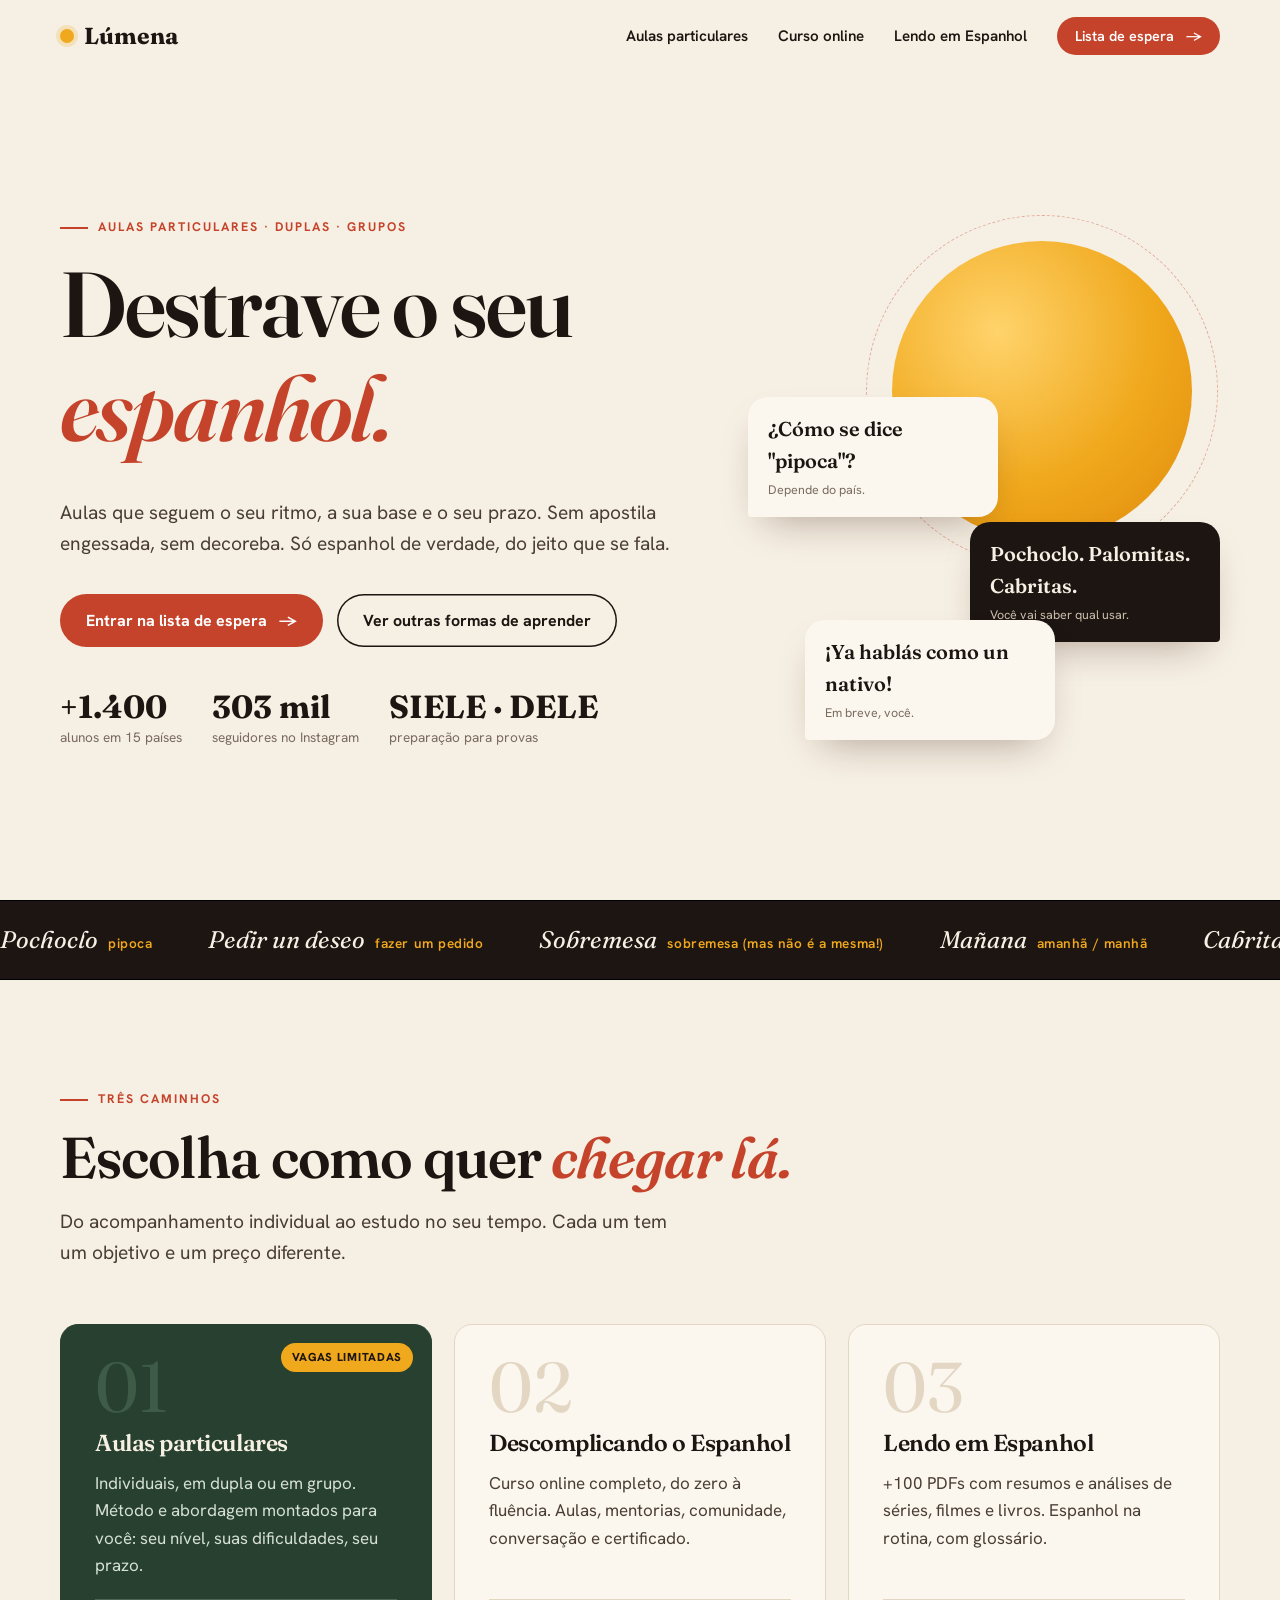
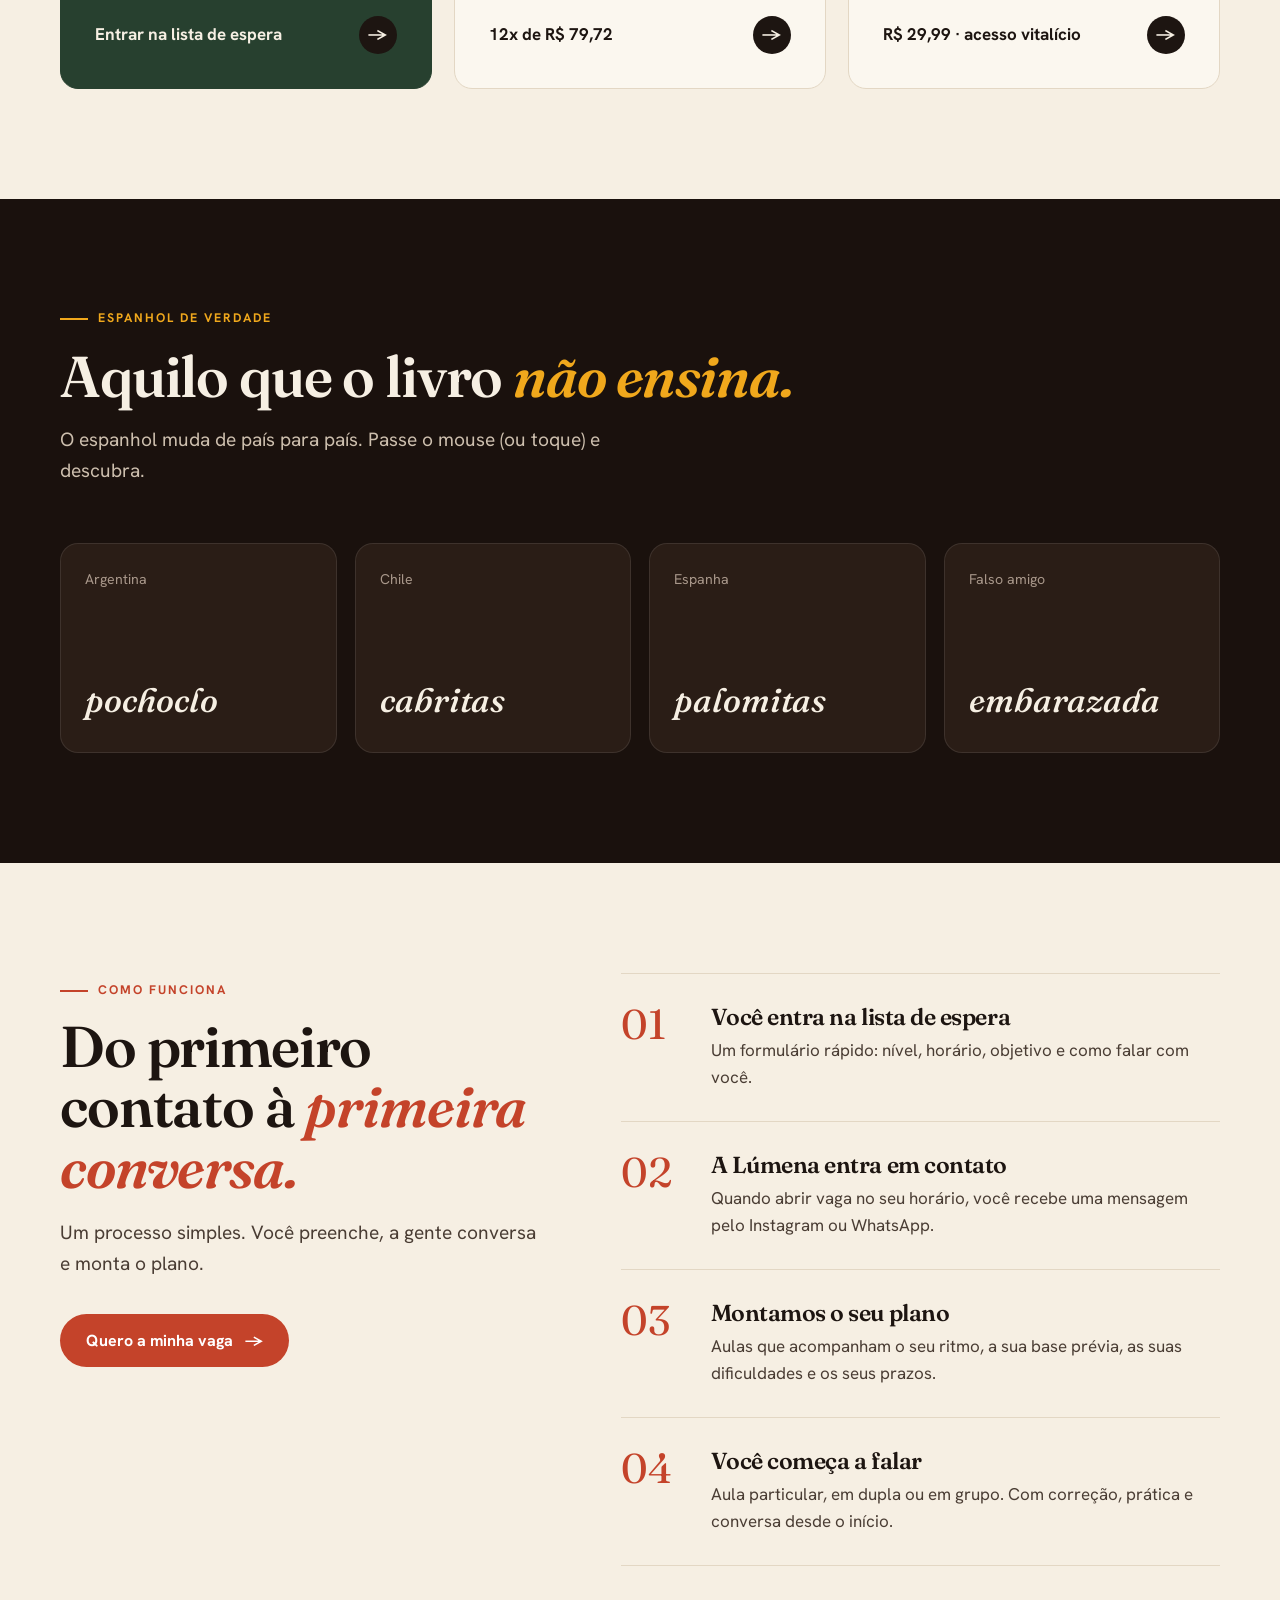
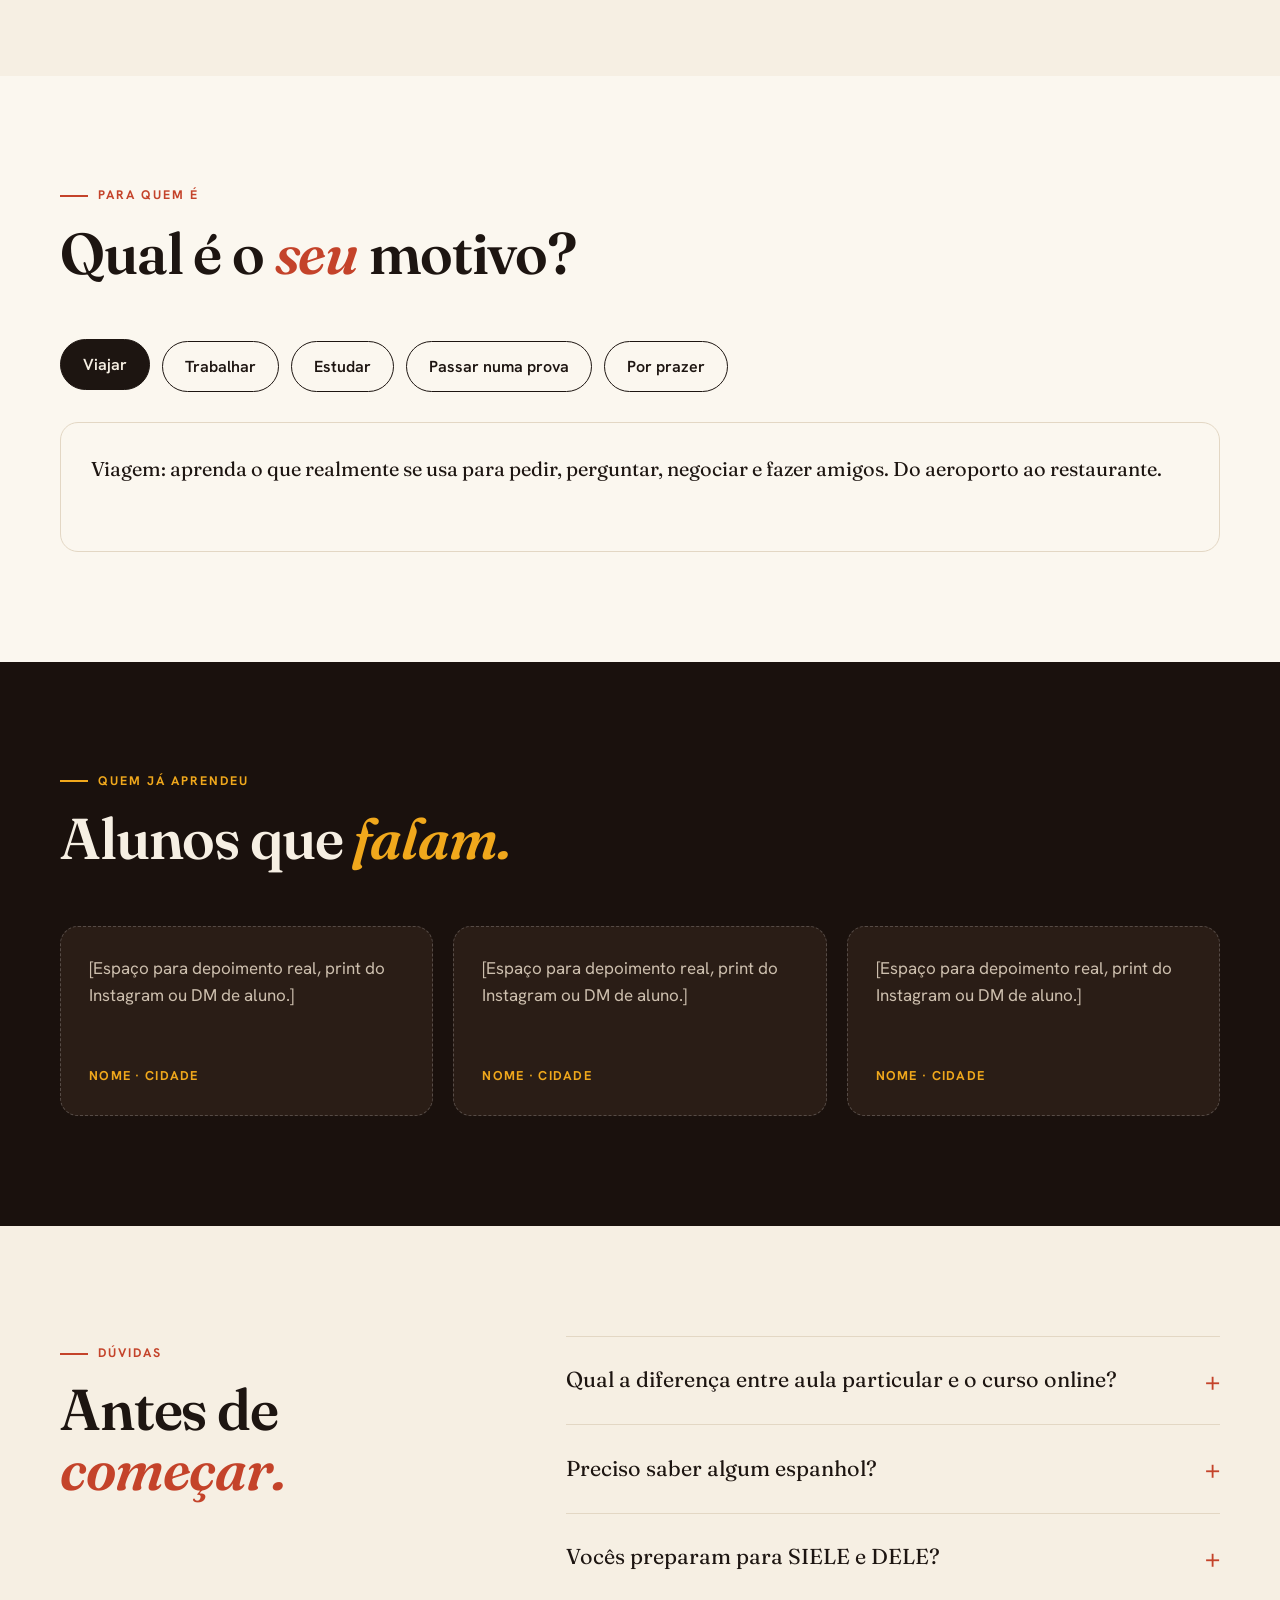
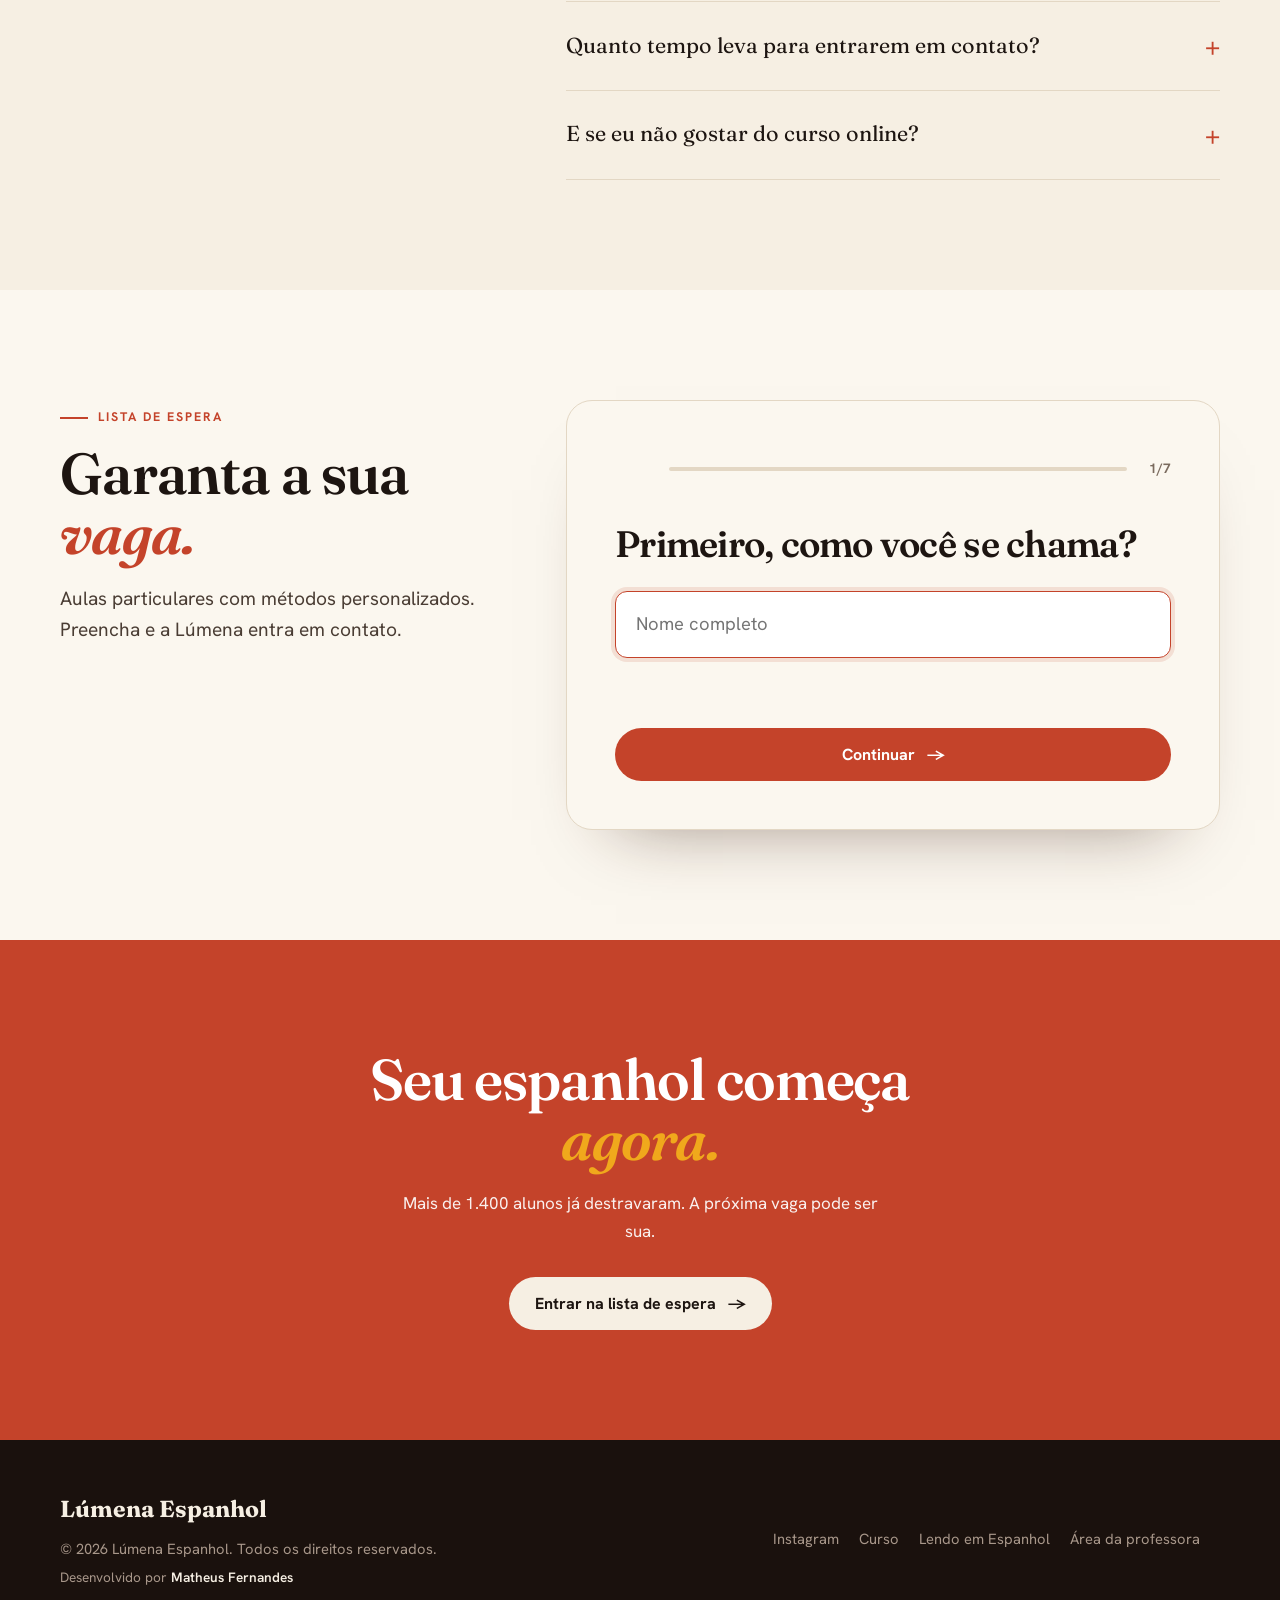
<file: index.html>
<!doctype html><html lang="pt-BR"><head><title>Lúmena Espanhol — Destrave o seu espanhol</title><meta name="description" content="Aulas particulares, curso online e leitura em espanhol com a Lúmena. +1400 alunos em 15 países. Preparação para SIELE e DELE."><meta charset="utf-8"><meta name="viewport" content="width=device-width,initial-scale=1"><link rel="preconnect" href="https://fonts.googleapis.com"><link rel="preconnect" href="https://fonts.gstatic.com" crossorigin><link href="https://fonts.googleapis.com/css2?family=Fraunces:ital,opsz,wght@0,9..144,500;0,9..144,600;0,9..144,700;1,9..144,500&family=Hanken+Grotesk:wght@400;500;600;700;800&display=swap" rel="stylesheet"><link rel="stylesheet" href="css/style.css"><link rel="icon" href="data:image/svg+xml,%3Csvg xmlns=%27http://www.w3.org/2000/svg%27 viewBox=%270 0 32 32%27%3E%3Ccircle cx=%2716%27 cy=%2716%27 r=%2712%27 fill=%27%23f0a81c%27/%3E%3C/svg%3E"></head><body>
<header class="nav"><div class="wrap"><a class="logo" href="index.html"><i></i>Lúmena</a><ul><li><a href="aulas-particulares.html">Aulas particulares</a></li><li><a href="curso.html">Curso online</a></li><li><a href="lendo-em-espanhol.html">Lendo em Espanhol</a></li><li><a class="btn sm" href="aulas-particulares.html#lista">Lista de espera</a></li></ul></div></header>
<main>
<section class="hero"><div class="wrap">
 <div>
  <span class="eyebrow">Aulas particulares · Duplas · Grupos</span>
  <h1><span class="line"><span>Destrave o seu</span></span><span class="line"><span><span class="swap" data-words='["espanhol.","sotaque.","medo de falar."]'><span>espanhol.</span></span></span></span></h1>
  <p class="lead">Aulas que seguem o seu ritmo, a sua base e o seu prazo. Sem apostila engessada, sem decoreba. Só espanhol de verdade, do jeito que se fala.</p>
  <div class="cta-row"><a class="btn" href="#lista">Entrar na lista de espera</a><a class="btn ghost noarrow" href="#caminhos">Ver outras formas de aprender</a></div>
  <div class="proof"><div><b>+1.400</b><span>alunos em 15 países</span></div><div><b>303 mil</b><span>seguidores no Instagram</span></div><div><b>SIELE · DELE</b><span>preparação para provas</span></div></div>
 </div>
 <div class="art" aria-hidden="true"><div class="sun"></div>
  <div class="bubble b1"><b>¿Cómo se dice "pipoca"?</b><small>Depende do país.</small></div>
  <div class="bubble b2"><b>Pochoclo. Palomitas. Cabritas.</b><small>Você vai saber qual usar.</small></div>
  <div class="bubble b3"><b>¡Ya hablás como un nativo!</b><small>Em breve, você.</small></div></div>
</div></section>

<div class="marquee" aria-hidden="true"><div class="track">
 <span>Pochoclo<b>pipoca</b></span><span>Pedir un deseo<b>fazer um pedido</b></span><span>Sobremesa<b>sobremesa (mas não é a mesma!)</b></span><span>Mañana<b>amanhã / manhã</b></span><span>Cabritas<b>pipoca no Chile</b></span><span>Embarazada<b>grávida, não envergonhada</b></span><span>Pegar<b>bater, não colar</b></span><span>Salir<b>sair, mas também dar certo</b></span>
 <span>Pochoclo<b>pipoca</b></span><span>Pedir un deseo<b>fazer um pedido</b></span><span>Sobremesa<b>sobremesa (mas não é a mesma!)</b></span><span>Mañana<b>amanhã / manhã</b></span><span>Cabritas<b>pipoca no Chile</b></span><span>Embarazada<b>grávida, não envergonhada</b></span><span>Pegar<b>bater, não colar</b></span><span>Salir<b>sair, mas também dar certo</b></span>
</div></div>

<section id="caminhos"><div class="wrap">
 <div class="head rv"><span class="eyebrow">Três caminhos</span><h2>Escolha como quer <em>chegar lá.</em></h2><p class="lead">Do acompanhamento individual ao estudo no seu tempo. Cada um tem um objetivo e um preço diferente.</p></div>
 <div class="paths">
  <a class="path hot rv" href="aulas-particulares.html"><span class="tag">Vagas limitadas</span><span class="n">01</span><h3>Aulas particulares</h3><p>Individuais, em dupla ou em grupo. Método e abordagem montados para você: seu nível, suas dificuldades, seu prazo.</p><div class="price"><span>Entrar na lista de espera</span><i>→</i></div></a>
  <a class="path rv" data-d=".1" href="curso.html"><span class="n">02</span><h3>Descomplicando o Espanhol</h3><p>Curso online completo, do zero à fluência. Aulas, mentorias, comunidade, conversação e certificado.</p><div class="price"><span>12x de R$ 79,72</span><i>→</i></div></a>
  <a class="path rv" data-d=".2" href="lendo-em-espanhol.html"><span class="n">03</span><h3>Lendo em Espanhol</h3><p>+100 PDFs com resumos e análises de séries, filmes e livros. Espanhol na rotina, com glossário.</p><div class="price"><span>R$ 29,99 · acesso vitalício</span><i>→</i></div></a>
 </div>
</div></section>

<section class="dark"><div class="wrap">
 <div class="head rv"><span class="eyebrow">Espanhol de verdade</span><h2>Aquilo que o livro <em style="color:var(--sun)">não ensina.</em></h2><p class="lead">O espanhol muda de país para país. Passe o mouse (ou toque) e descubra.</p></div>
 <div class="flips rv">
  <button class="flip"><div><span class="f front"><small>Argentina</small><b>pochoclo</b></span><span class="f back"><small>significa</small><b>pipoca</b></span></div></button>
  <button class="flip"><div><span class="f front"><small>Chile</small><b>cabritas</b></span><span class="f back"><small>significa</small><b>pipoca</b></span></div></button>
  <button class="flip"><div><span class="f front"><small>Espanha</small><b>palomitas</b></span><span class="f back"><small>significa</small><b>pipoca</b></span></div></button>
  <button class="flip"><div><span class="f front"><small>Falso amigo</small><b>embarazada</b></span><span class="f back"><small>significa</small><b>grávida</b></span></div></button>
 </div>
</div></section>

<section><div class="wrap split">
 <div class="sticky rv"><span class="eyebrow">Como funciona</span><h2 style="margin:16px 0 20px">Do primeiro contato à <em>primeira conversa.</em></h2><p class="lead">Um processo simples. Você preenche, a gente conversa e monta o plano.</p><div class="cta-row"><a class="btn" href="#lista">Quero a minha vaga</a></div></div>
 <div class="steps">
  <div class="step rv"><div><h3>Você entra na lista de espera</h3><p>Um formulário rápido: nível, horário, objetivo e como falar com você.</p></div></div>
  <div class="step rv"><div><h3>A Lúmena entra em contato</h3><p>Quando abrir vaga no seu horário, você recebe uma mensagem pelo Instagram ou WhatsApp.</p></div></div>
  <div class="step rv"><div><h3>Montamos o seu plano</h3><p>Aulas que acompanham o seu ritmo, a sua base prévia, as suas dificuldades e os seus prazos.</p></div></div>
  <div class="step rv"><div><h3>Você começa a falar</h3><p>Aula particular, em dupla ou em grupo. Com correção, prática e conversa desde o início.</p></div></div>
 </div>
</div></section>

<section style="background:var(--paper)"><div class="wrap">
 <div class="head rv"><span class="eyebrow">Para quem é</span><h2>Qual é o <em>seu</em> motivo?</h2></div>
 <div class="chips rv">
  <button class="chip" data-msg="Viagem: aprenda o que realmente se usa para pedir, perguntar, negociar e fazer amigos. Do aeroporto ao restaurante.">Viajar</button>
  <button class="chip" data-msg="Trabalho: vocabulário profissional, e-mails, reuniões e entrevistas. Espanhol que abre portas no mercado.">Trabalhar</button>
  <button class="chip" data-msg="Estudo: base sólida de gramática e compreensão para estudar, ler e acompanhar conteúdos no idioma.">Estudar</button>
  <button class="chip" data-msg="SIELE, DELE e outras provas: preparo com foco no formato, no tempo e nas competências cobradas.">Passar numa prova</button>
  <button class="chip" data-msg="Desenvolvimento pessoal: séries, músicas, livros e amigos hispanofalantes. Para curtir o idioma sem legenda.">Por prazer</button>
 </div>
 <div class="chipout" aria-live="polite"></div>
</div></section>

<section class="dark"><div class="wrap">
 <div class="head rv"><span class="eyebrow">Quem já aprendeu</span><h2>Alunos que <em style="color:var(--sun)">falam.</em></h2></div>
 <div class="quotes rv">
  <div class="quote"><p>[Espaço para depoimento real, print do Instagram ou DM de aluno.]</p><b>Nome · Cidade</b></div>
  <div class="quote"><p>[Espaço para depoimento real, print do Instagram ou DM de aluno.]</p><b>Nome · Cidade</b></div>
  <div class="quote"><p>[Espaço para depoimento real, print do Instagram ou DM de aluno.]</p><b>Nome · Cidade</b></div>
 </div>
</div></section>

<section><div class="wrap split alt">
 <div class="rv"><span class="eyebrow">Dúvidas</span><h2 style="margin-top:16px">Antes de <em>começar.</em></h2></div>
 <div class="faq rv">
  <details><summary>Qual a diferença entre aula particular e o curso online?</summary><p>A aula particular é ao vivo e personalizada, com a professora acompanhando seu ritmo. O curso online é gravado, com mentorias, comunidade e certificado, e você estuda quando quiser.</p></details>
  <details><summary>Preciso saber algum espanhol?</summary><p>Não. Há vagas para quem está começando do zero até o nível intermediário-avançado.</p></details>
  <details><summary>Vocês preparam para SIELE e DELE?</summary><p>Sim. A preparação está entre os objetivos das aulas particulares.</p></details>
  <details><summary>Quanto tempo leva para entrarem em contato?</summary><p>Depende das vagas no horário escolhido. Por isso a lista de espera: quem entra primeiro, é chamado primeiro.</p></details>
  <details><summary>E se eu não gostar do curso online?</summary><p>Você tem 7 dias para pedir reembolso integral após entrar no curso.</p></details>
 </div>
</div></section>

<section id="lista" style="background:var(--paper)"><div class="wrap split alt">
 <div class="rv"><span class="eyebrow">Lista de espera</span><h2 style="margin:16px 0 20px">Garanta a sua <em>vaga.</em></h2><p class="lead">Aulas particulares com métodos personalizados. Preencha e a Lúmena entra em contato.</p></div>
 <div class="rv" data-lead-form></div>
</div></section>

<section class="final"><div class="wrap"><h2>Seu espanhol começa <em>agora.</em></h2><p>Mais de 1.400 alunos já destravaram. A próxima vaga pode ser sua.</p><a class="btn light" href="#lista">Entrar na lista de espera</a></div></section>
</main>
<footer><div class="wrap"><div><a href="index.html" class="logo" style="color:#f6efe3;margin-bottom:10px">Lúmena Espanhol</a><div>© 2026 Lúmena Espanhol. Todos os direitos reservados.</div><div class="credit">Desenvolvido por <b>Matheus Fernandes</b></div></div><div><a href="https://instagram.com/lumena.espanhol" target="_blank" rel="noopener">Instagram</a><a href="curso.html">Curso</a><a href="lendo-em-espanhol.html">Lendo em Espanhol</a><a href="admin/">Área da professora</a></div></div></footer>
<div class="mcta"><a class="btn" href="#lista">Entrar na lista de espera</a></div>
<script src="js/main.js"></script><script src="js/form.js"></script></body></html>
</file>
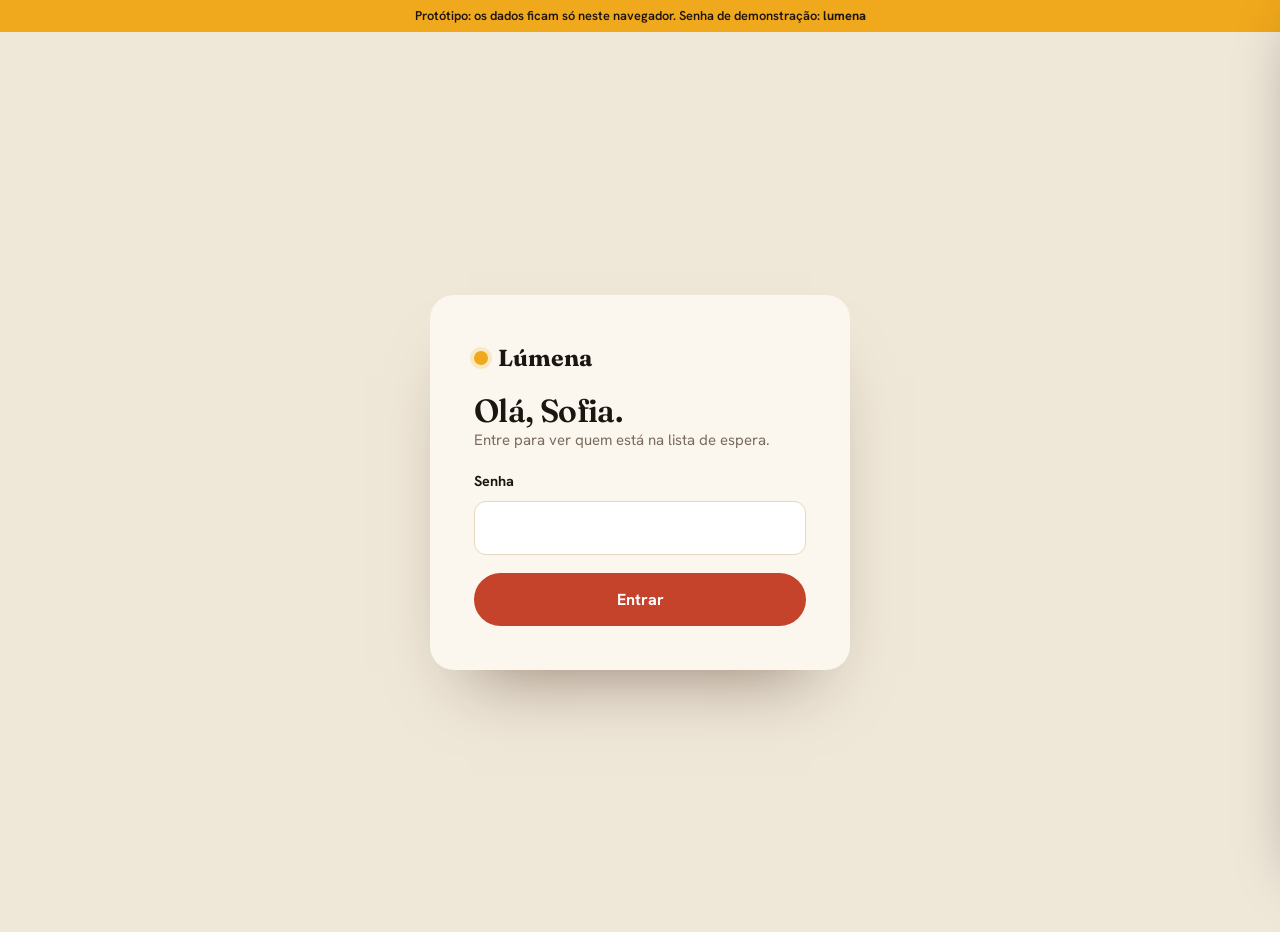
<file: admin/index.html>
<!doctype html><html lang="pt-BR"><head><title>Área da professora | Lúmena</title><meta name="robots" content="noindex">
<meta charset="utf-8"><meta name="viewport" content="width=device-width,initial-scale=1"><link href="https://fonts.googleapis.com/css2?family=Fraunces:wght@500;600;700&family=Hanken+Grotesk:wght@400;600;700&display=swap" rel="stylesheet"><link rel="stylesheet" href="../css/style.css"><link rel="stylesheet" href="../css/admin.css"></head>
<body class="adm">
<div class="demo">Protótipo: os dados ficam só neste navegador. Senha de demonstração: <b>lumena</b></div>
<div id="login" class="login"><form class="box" id="lf"><a class="logo" href="../index.html"><i></i>Lúmena</a><div><h2 style="font-size:2rem">Olá, Sofia.</h2><p style="color:var(--muted)">Entre para ver quem está na lista de espera.</p></div>
<div class="field"><label>Senha</label><input type="password" id="pw" autocomplete="current-password" style="padding:14px 16px;border-radius:12px;border:1.5px solid var(--line);font:inherit"></div><p class="err" id="le" hidden>Senha incorreta.</p><button class="btn noarrow" style="justify-content:center">Entrar</button></form></div>
<div id="app" hidden>
 <div class="bar"><div class="wrap"><a class="logo" style="color:var(--cream)" href="../index.html"><i></i>Lúmena · Lista de espera</a><div><a href="../index.html">Ver site</a><a href="#" id="out">Sair</a></div></div></div>
 <div class="wrap">
  <div class="stats"><div class="stat"><b id="s1">0</b><span>na lista</span></div><div class="stat"><b id="s2">0</b><span>novos (sem contato)</span></div><div class="stat"><b id="s3">0</b><span>em aula experimental</span></div><div class="stat"><b id="s4">0</b><span>matriculados</span></div></div>
  <div class="panel"><h3 style="font-size:1.1rem;margin-bottom:14px">Objetivo dos interessados</h3><div class="dist" id="dist"></div></div>
  <div class="panel">
   <div class="tools"><input type="text" id="q" placeholder="Buscar por nome ou contato"><select id="fs"><option value="">Todos os status</option></select><select id="fn"><option value="">Todos os níveis</option></select><select id="fo"><option value="">Todos os objetivos</option></select><button class="btn sm ghost noarrow" id="csv">Exportar CSV</button></div>
   <div style="overflow-x:auto"><table class="tbl"><thead><tr><th>Aluno</th><th>Nível</th><th class="hm">Objetivo</th><th class="hm">Horário</th><th>Status</th><th class="hm">Recebido</th></tr></thead><tbody id="tb"></tbody></table></div><div class="empty" id="empty" hidden>Nenhum resultado.</div>
  </div>
 </div>
</div>
<div class="scrim" id="scrim"></div>
<aside class="drawer" id="dr" aria-live="polite"></aside>
<script src="../js/admin.js"></script></body></html>
</file>
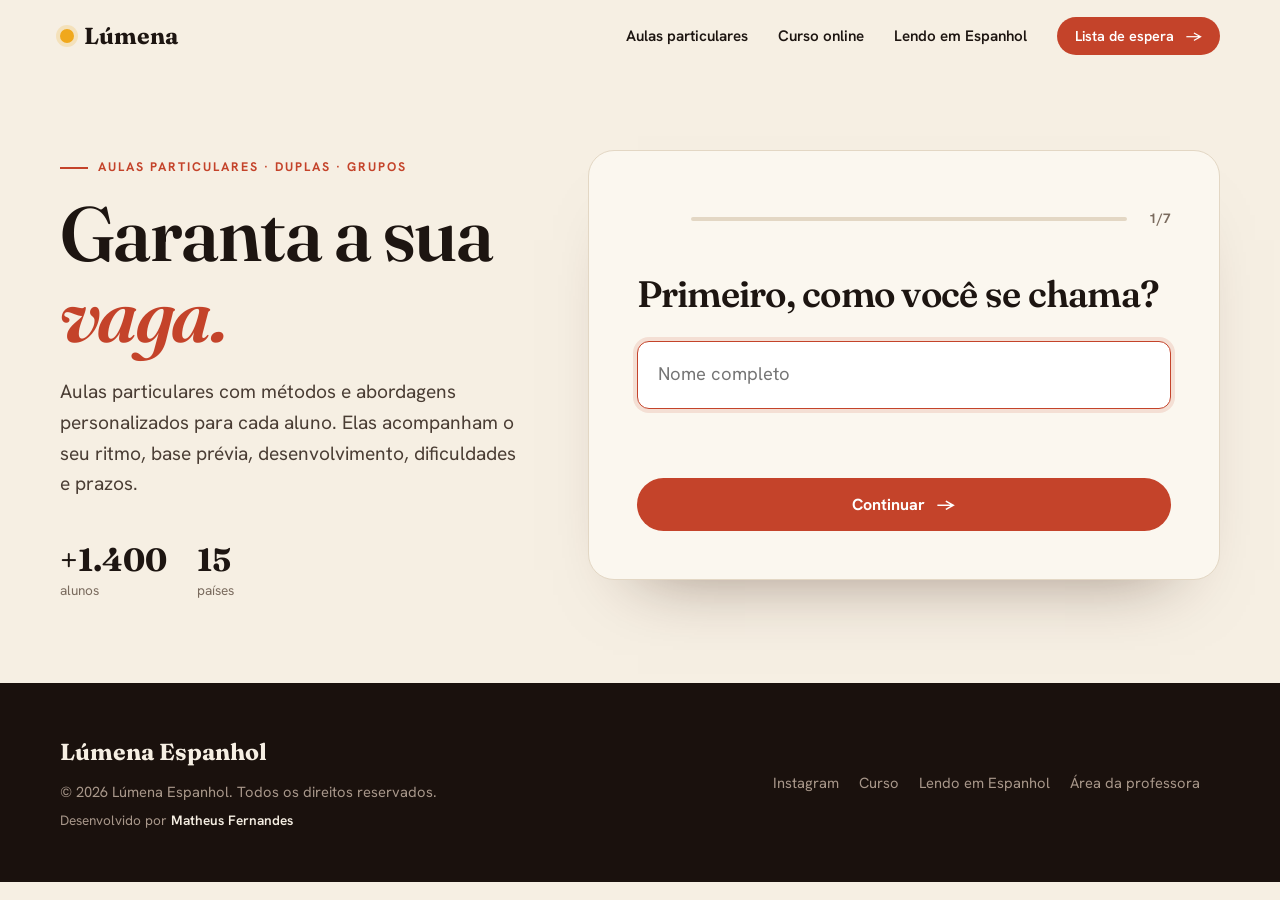
<file: aulas-particulares.html>
<!doctype html><html lang="pt-BR"><head><title>Aulas Particulares de Espanhol — Lista de espera | Lúmena</title><meta name="description" content="Aulas particulares com métodos e abordagens personalizados. Entre na lista de espera."><meta charset="utf-8"><meta name="viewport" content="width=device-width,initial-scale=1"><link rel="preconnect" href="https://fonts.googleapis.com"><link rel="preconnect" href="https://fonts.gstatic.com" crossorigin><link href="https://fonts.googleapis.com/css2?family=Fraunces:ital,opsz,wght@0,9..144,500;0,9..144,600;0,9..144,700;1,9..144,500&family=Hanken+Grotesk:wght@400;500;600;700;800&display=swap" rel="stylesheet"><link rel="stylesheet" href="css/style.css"><link rel="icon" href="data:image/svg+xml,%3Csvg xmlns=%27http://www.w3.org/2000/svg%27 viewBox=%270 0 32 32%27%3E%3Ccircle cx=%2716%27 cy=%2716%27 r=%2712%27 fill=%27%23f0a81c%27/%3E%3C/svg%3E"></head><body>
<header class="nav"><div class="wrap"><a class="logo" href="index.html"><i></i>Lúmena</a><ul><li><a href="aulas-particulares.html">Aulas particulares</a></li><li><a href="curso.html">Curso online</a></li><li><a href="lendo-em-espanhol.html">Lendo em Espanhol</a></li><li><a class="btn sm" href="aulas-particulares.html#lista">Lista de espera</a></li></ul></div></header>

<main>
<section class="phero" id="lista"><div class="wrap formsplit">
 <div class="sticky"><span class="eyebrow">Aulas particulares · Duplas · Grupos</span>
  <h1>Garanta a sua <em>vaga.</em></h1>
  <p class="lead">Aulas particulares com métodos e abordagens personalizados para cada aluno. Elas acompanham o seu ritmo, base prévia, desenvolvimento, dificuldades e prazos.</p>
  <div class="proof" style="opacity:1;animation:none"><div><b>+1.400</b><span>alunos</span></div><div><b>15</b><span>países</span></div></div></div>
 <div data-lead-form></div>
</div></section>
</main>
<footer><div class="wrap"><div><a href="index.html" class="logo" style="color:#f6efe3;margin-bottom:10px">Lúmena Espanhol</a><div>© 2026 Lúmena Espanhol. Todos os direitos reservados.</div><div class="credit">Desenvolvido por <b>Matheus Fernandes</b></div></div><div><a href="https://instagram.com/lumena.espanhol" target="_blank" rel="noopener">Instagram</a><a href="curso.html">Curso</a><a href="lendo-em-espanhol.html">Lendo em Espanhol</a><a href="admin/">Área da professora</a></div></div></footer>

<script src="js/main.js"></script><script src="js/form.js"></script></body></html>
</file>
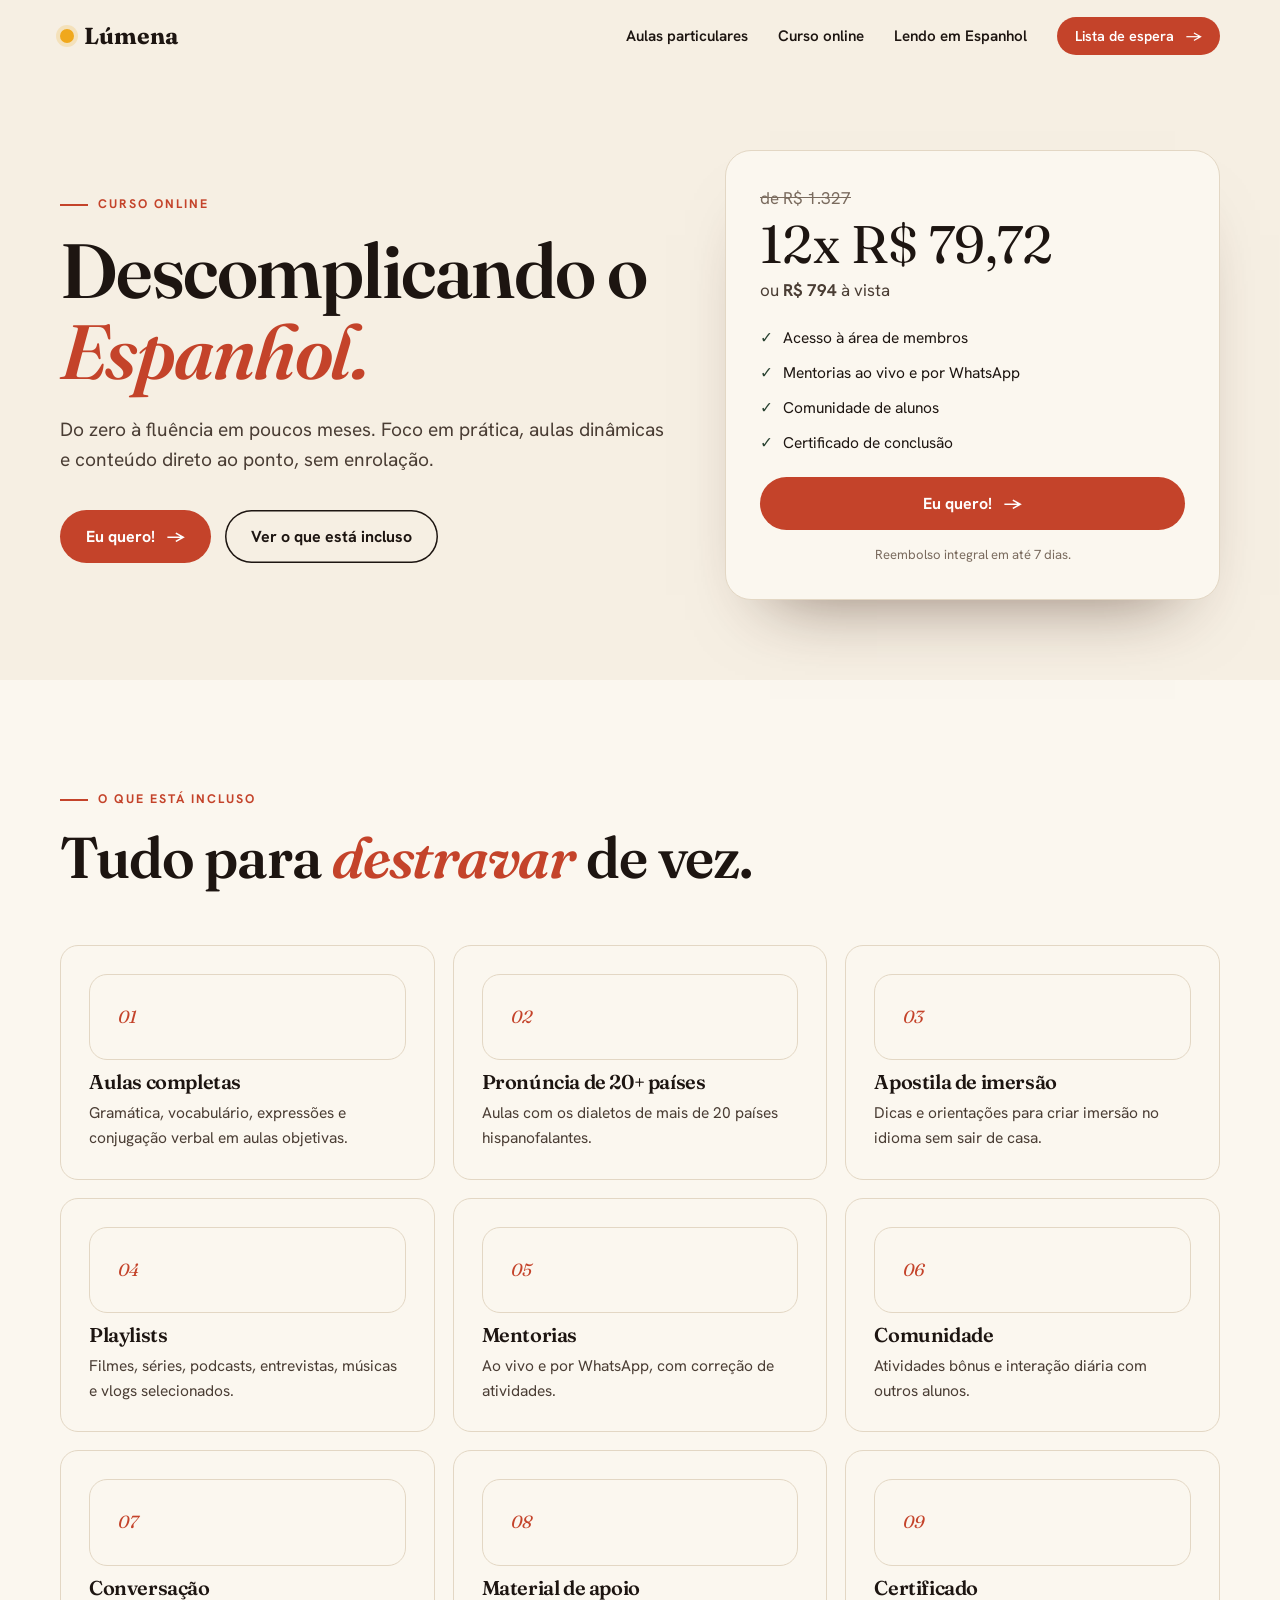
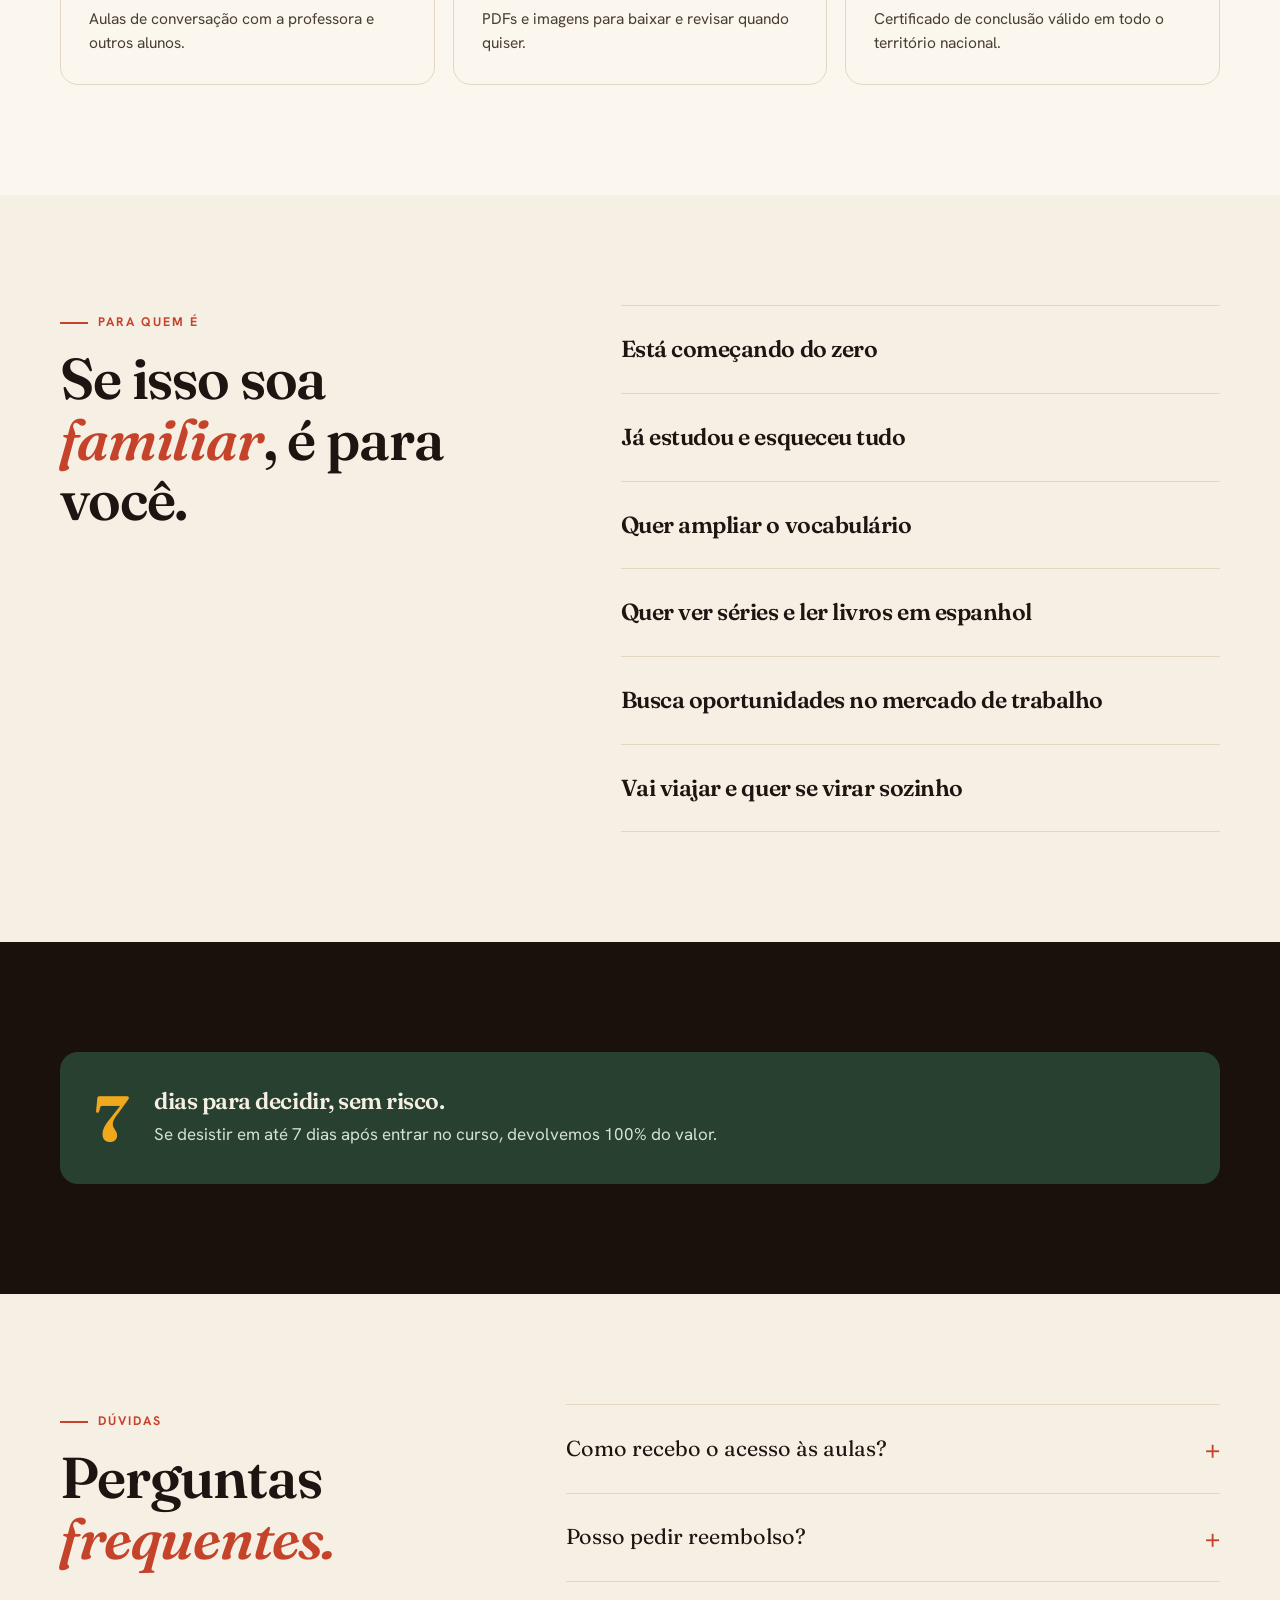
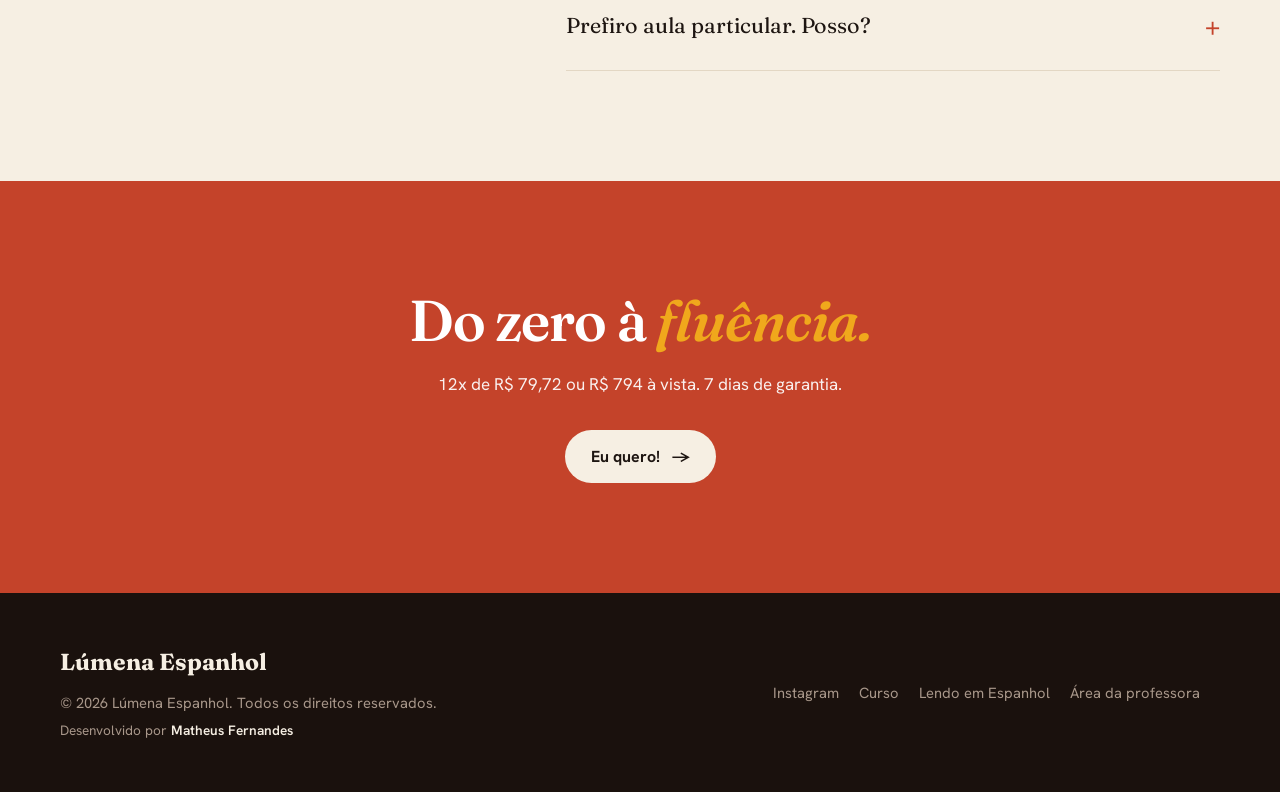
<file: curso.html>
<!doctype html><html lang="pt-BR"><head><title>Descomplicando o Espanhol — Curso online | Lúmena</title><meta name="description" content="Do zero à fluência: curso completo de espanhol com aulas, mentorias, comunidade, conversação e certificado."><meta charset="utf-8"><meta name="viewport" content="width=device-width,initial-scale=1"><link rel="preconnect" href="https://fonts.googleapis.com"><link rel="preconnect" href="https://fonts.gstatic.com" crossorigin><link href="https://fonts.googleapis.com/css2?family=Fraunces:ital,opsz,wght@0,9..144,500;0,9..144,600;0,9..144,700;1,9..144,500&family=Hanken+Grotesk:wght@400;500;600;700;800&display=swap" rel="stylesheet"><link rel="stylesheet" href="css/style.css"><link rel="icon" href="data:image/svg+xml,%3Csvg xmlns=%27http://www.w3.org/2000/svg%27 viewBox=%270 0 32 32%27%3E%3Ccircle cx=%2716%27 cy=%2716%27 r=%2712%27 fill=%27%23f0a81c%27/%3E%3C/svg%3E"></head><body>
<header class="nav"><div class="wrap"><a class="logo" href="index.html"><i></i>Lúmena</a><ul><li><a href="aulas-particulares.html">Aulas particulares</a></li><li><a href="curso.html">Curso online</a></li><li><a href="lendo-em-espanhol.html">Lendo em Espanhol</a></li><li><a class="btn sm" href="aulas-particulares.html#lista">Lista de espera</a></li></ul></div></header>

<main>
<section class="phero"><div class="wrap">
 <div>
  <span class="eyebrow">Curso online</span>
  <h1>Descomplicando o <em>Espanhol.</em></h1>
  <p class="lead">Do zero à fluência em poucos meses. Foco em prática, aulas dinâmicas e conteúdo direto ao ponto, sem enrolação.</p>
  <div class="cta-row"><a class="btn" href="https://pay.kiwify.com.br/B7h5V49" target="_blank" rel="noopener">Eu quero!</a><a class="btn ghost noarrow" href="#conteudo">Ver o que está incluso</a></div>
 </div>
 <aside class="buy rv">
  <span class="old">de R$ 1.327</span>
  <div class="big">12x R$ 79,72</div>
  <div style="color:var(--ink-2)">ou <b>R$ 794</b> à vista</div>
  <ul><li>Acesso à área de membros</li><li>Mentorias ao vivo e por WhatsApp</li><li>Comunidade de alunos</li><li>Certificado de conclusão</li></ul>
  <a class="btn" href="https://pay.kiwify.com.br/B7h5V49" target="_blank" rel="noopener">Eu quero!</a>
  <p class="fine">Reembolso integral em até 7 dias.</p>
 </aside>
</div></section>

<section id="conteudo" style="background:var(--paper)"><div class="wrap">
 <div class="head rv"><span class="eyebrow">O que está incluso</span><h2>Tudo para <em>destravar</em> de vez.</h2></div>
 <div class="feat">
  <div class="rv"><div class="ic">01</div><h3>Aulas completas</h3><p>Gramática, vocabulário, expressões e conjugação verbal em aulas objetivas.</p></div>
  <div class="rv" data-d=".08"><div class="ic">02</div><h3>Pronúncia de 20+ países</h3><p>Aulas com os dialetos de mais de 20 países hispanofalantes.</p></div>
  <div class="rv" data-d=".16"><div class="ic">03</div><h3>Apostila de imersão</h3><p>Dicas e orientações para criar imersão no idioma sem sair de casa.</p></div>
  <div class="rv"><div class="ic">04</div><h3>Playlists</h3><p>Filmes, séries, podcasts, entrevistas, músicas e vlogs selecionados.</p></div>
  <div class="rv" data-d=".08"><div class="ic">05</div><h3>Mentorias</h3><p>Ao vivo e por WhatsApp, com correção de atividades.</p></div>
  <div class="rv" data-d=".16"><div class="ic">06</div><h3>Comunidade</h3><p>Atividades bônus e interação diária com outros alunos.</p></div>
  <div class="rv"><div class="ic">07</div><h3>Conversação</h3><p>Aulas de conversação com a professora e outros alunos.</p></div>
  <div class="rv" data-d=".08"><div class="ic">08</div><h3>Material de apoio</h3><p>PDFs e imagens para baixar e revisar quando quiser.</p></div>
  <div class="rv" data-d=".16"><div class="ic">09</div><h3>Certificado</h3><p>Certificado de conclusão válido em todo o território nacional.</p></div>
 </div>
</div></section>

<section><div class="wrap split">
 <div class="sticky rv"><span class="eyebrow">Para quem é</span><h2 style="margin-top:16px">Se isso soa <em>familiar</em>, é para você.</h2></div>
 <div class="steps">
  <div class="step plain rv"><div><h3>Está começando do zero</h3></div></div>
  <div class="step plain rv"><div><h3>Já estudou e esqueceu tudo</h3></div></div>
  <div class="step plain rv"><div><h3>Quer ampliar o vocabulário</h3></div></div>
  <div class="step plain rv"><div><h3>Quer ver séries e ler livros em espanhol</h3></div></div>
  <div class="step plain rv"><div><h3>Busca oportunidades no mercado de trabalho</h3></div></div>
  <div class="step plain rv"><div><h3>Vai viajar e quer se virar sozinho</h3></div></div>
 </div>
</div></section>

<section class="dark"><div class="wrap"><div class="guarantee rv"><b>7</b><div><h3>dias para decidir, sem risco.</h3><p style="color:#d7e0d5;margin-top:6px">Se desistir em até 7 dias após entrar no curso, devolvemos 100% do valor.</p></div></div></div></section>

<section><div class="wrap split alt">
 <div class="rv"><span class="eyebrow">Dúvidas</span><h2 style="margin-top:16px">Perguntas <em>frequentes.</em></h2></div>
 <div class="faq rv">
  <details><summary>Como recebo o acesso às aulas?</summary><p>Depois do pagamento, você recebe um e-mail para criar sua senha e acessar a área de membros.</p></details>
  <details><summary>Posso pedir reembolso?</summary><p>Sim. Devolução integral se você desistir em até 7 dias após entrar no curso.</p></details>
  <details><summary>Prefiro aula particular. Posso?</summary><p>Pode. <a href="aulas-particulares.html" style="color:var(--terra)">Entre na lista de espera</a>.</p></details>
 </div>
</div></section>
<section class="final"><div class="wrap"><h2>Do zero à <em>fluência.</em></h2><p>12x de R$ 79,72 ou R$ 794 à vista. 7 dias de garantia.</p><a class="btn light" href="https://pay.kiwify.com.br/B7h5V49" target="_blank" rel="noopener">Eu quero!</a></div></section>
</main>
<footer><div class="wrap"><div><a href="index.html" class="logo" style="color:#f6efe3;margin-bottom:10px">Lúmena Espanhol</a><div>© 2026 Lúmena Espanhol. Todos os direitos reservados.</div><div class="credit">Desenvolvido por <b>Matheus Fernandes</b></div></div><div><a href="https://instagram.com/lumena.espanhol" target="_blank" rel="noopener">Instagram</a><a href="curso.html">Curso</a><a href="lendo-em-espanhol.html">Lendo em Espanhol</a><a href="admin/">Área da professora</a></div></div></footer>

<div class="mcta"><a class="btn" href="https://pay.kiwify.com.br/B7h5V49" target="_blank" rel="noopener">Eu quero! · 12x R$ 79,72</a></div>
<script src="js/main.js"></script></body></html>
</file>
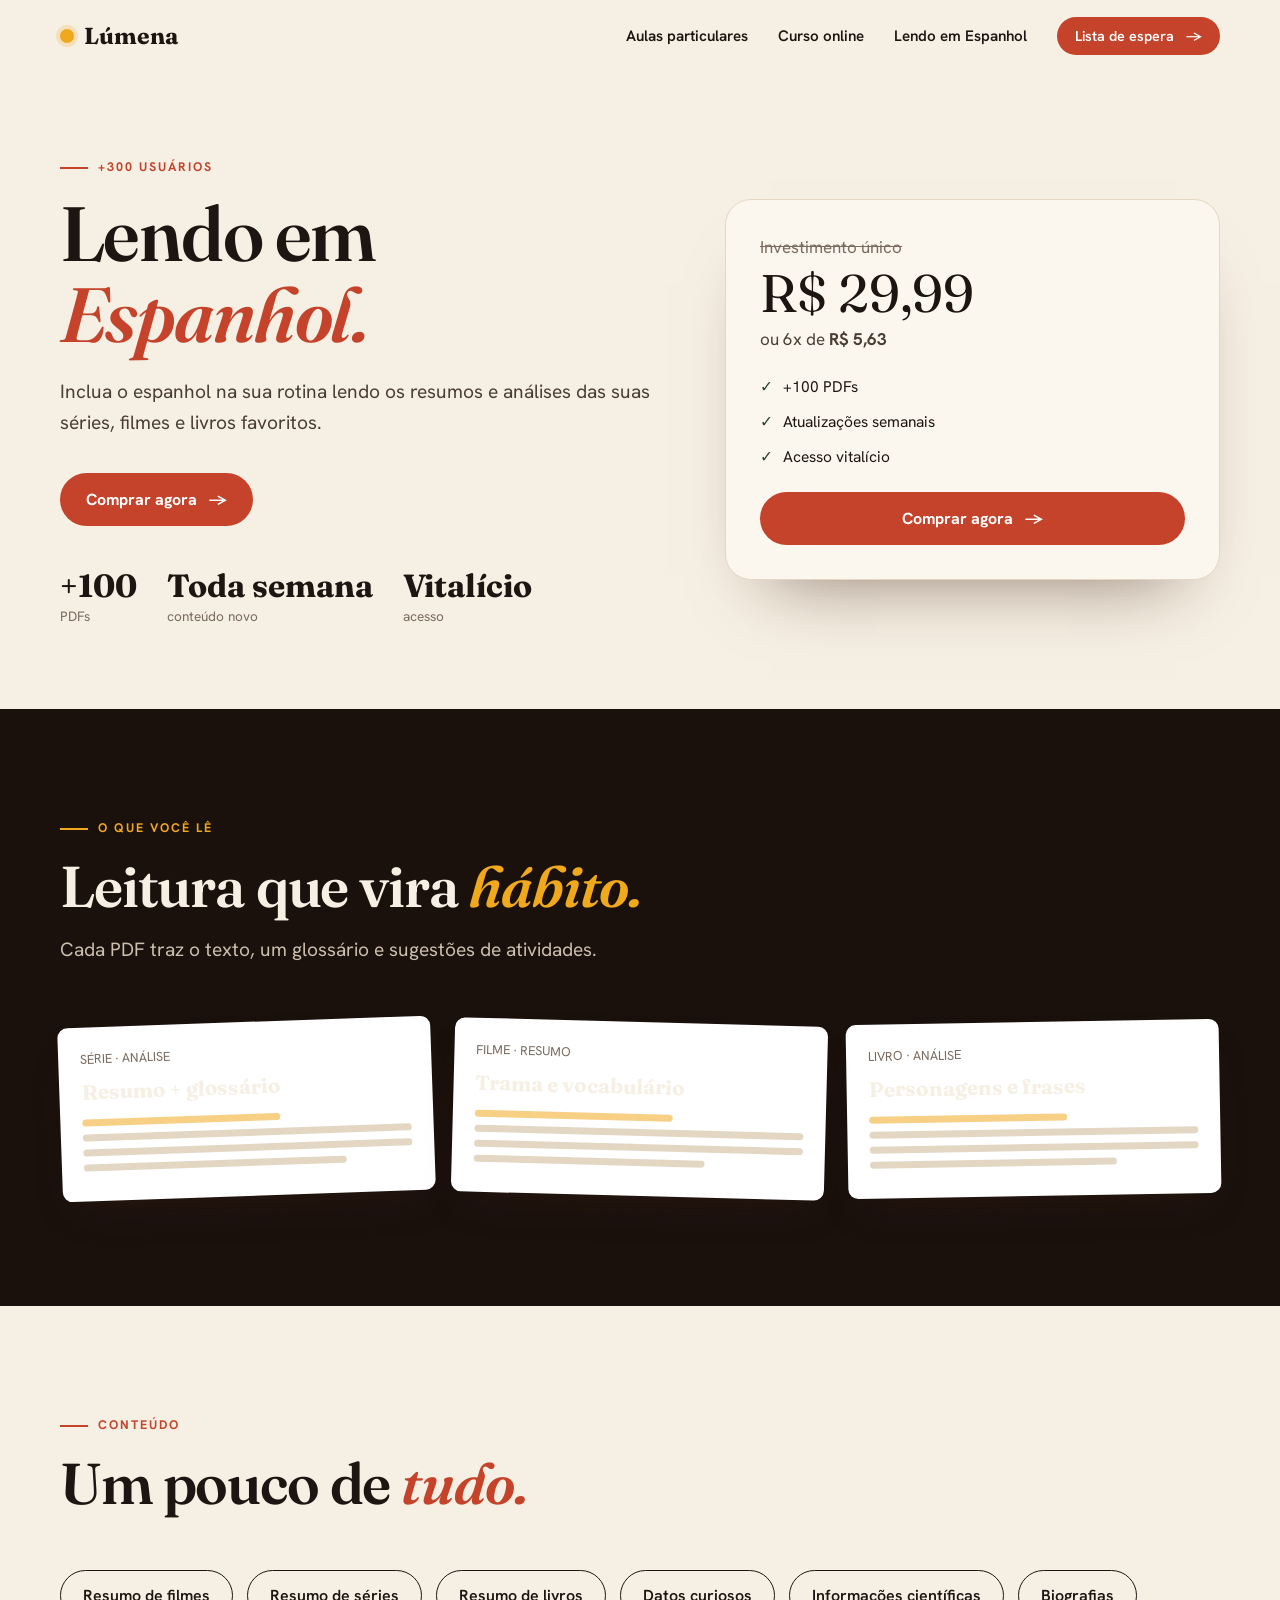
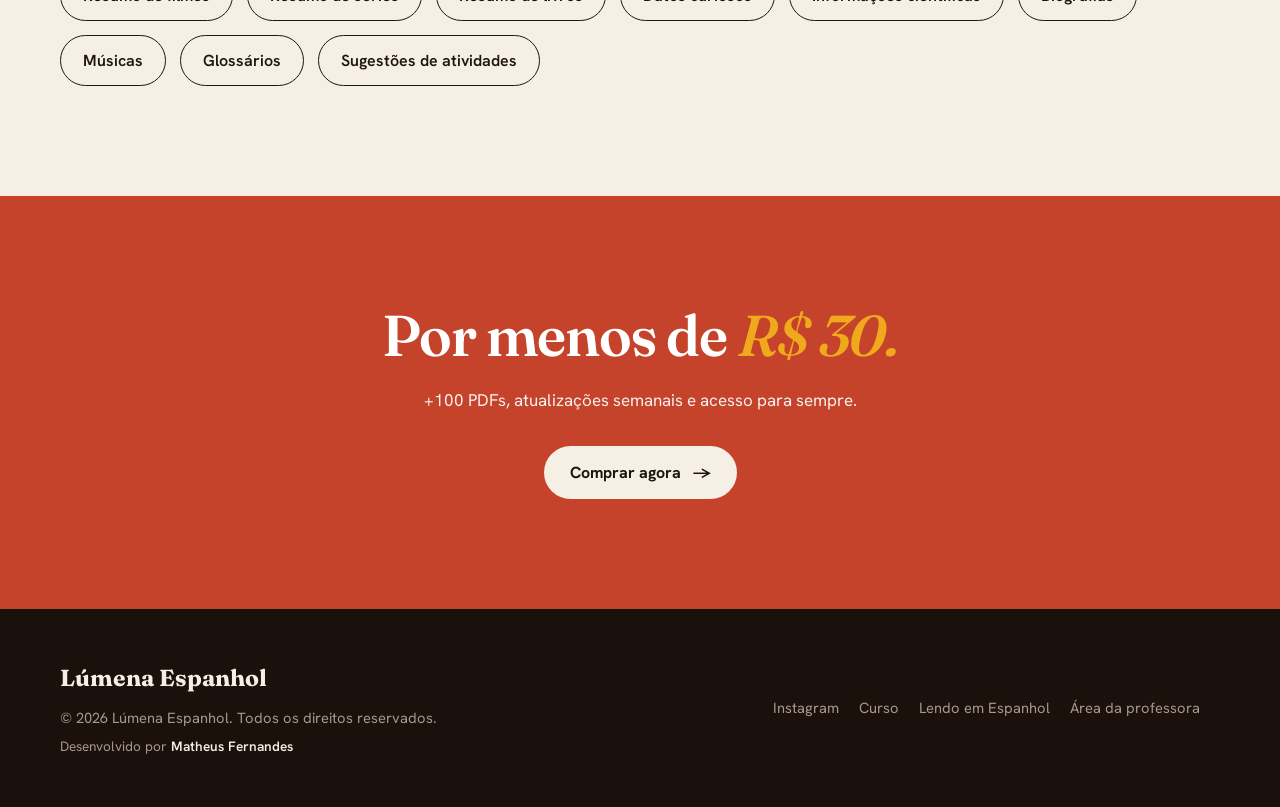
<file: lendo-em-espanhol.html>
<!doctype html><html lang="pt-BR"><head><title>Lendo em Espanhol — +100 PDFs | Lúmena</title><meta name="description" content="Inclua o espanhol na sua rotina lendo resumos e análises de séries, filmes e livros. +100 PDFs, atualizações semanais, acesso vitalício."><meta charset="utf-8"><meta name="viewport" content="width=device-width,initial-scale=1"><link rel="preconnect" href="https://fonts.googleapis.com"><link rel="preconnect" href="https://fonts.gstatic.com" crossorigin><link href="https://fonts.googleapis.com/css2?family=Fraunces:ital,opsz,wght@0,9..144,500;0,9..144,600;0,9..144,700;1,9..144,500&family=Hanken+Grotesk:wght@400;500;600;700;800&display=swap" rel="stylesheet"><link rel="stylesheet" href="css/style.css"><link rel="icon" href="data:image/svg+xml,%3Csvg xmlns=%27http://www.w3.org/2000/svg%27 viewBox=%270 0 32 32%27%3E%3Ccircle cx=%2716%27 cy=%2716%27 r=%2712%27 fill=%27%23f0a81c%27/%3E%3C/svg%3E"></head><body>
<header class="nav"><div class="wrap"><a class="logo" href="index.html"><i></i>Lúmena</a><ul><li><a href="aulas-particulares.html">Aulas particulares</a></li><li><a href="curso.html">Curso online</a></li><li><a href="lendo-em-espanhol.html">Lendo em Espanhol</a></li><li><a class="btn sm" href="aulas-particulares.html#lista">Lista de espera</a></li></ul></div></header>

<main>
<section class="phero"><div class="wrap">
 <div>
  <span class="eyebrow">+300 usuários</span>
  <h1>Lendo em <em>Espanhol.</em></h1>
  <p class="lead">Inclua o espanhol na sua rotina lendo os resumos e análises das suas séries, filmes e livros favoritos.</p>
  <div class="cta-row"><a class="btn" href="https://pay.kiwify.com.br/oEPENat?afid=N8WaqI0u" target="_blank" rel="noopener">Comprar agora</a></div>
  <div class="proof" style="opacity:1;animation:none"><div><b>+100</b><span>PDFs</span></div><div><b>Toda semana</b><span>conteúdo novo</span></div><div><b>Vitalício</b><span>acesso</span></div></div>
 </div>
 <aside class="buy rv">
  <span class="old">Investimento único</span>
  <div class="big">R$ 29,99</div>
  <div style="color:var(--ink-2)">ou 6x de <b>R$ 5,63</b></div>
  <ul><li>+100 PDFs</li><li>Atualizações semanais</li><li>Acesso vitalício</li></ul>
  <a class="btn" href="https://pay.kiwify.com.br/oEPENat?afid=N8WaqI0u" target="_blank" rel="noopener">Comprar agora</a>
 </aside>
</div></section>

<section class="dark"><div class="wrap">
 <div class="head rv"><span class="eyebrow" >O que você lê</span><h2>Leitura que vira <em style="color:var(--sun)">hábito.</em></h2><p class="lead">Cada PDF traz o texto, um glossário e sugestões de atividades.</p></div>
 <div class="pdf rv">
  <div class="sheet" style="--r:-2deg"><p>SÉRIE · ANÁLISE</p><h4>Resumo + glossário</h4><i class="h"></i><i></i><i></i><i style="width:80%"></i></div>
  <div class="sheet" style="--r:1.5deg"><p>FILME · RESUMO</p><h4>Trama e vocabulário</h4><i class="h"></i><i></i><i></i><i style="width:70%"></i></div>
  <div class="sheet" style="--r:-1deg"><p>LIVRO · ANÁLISE</p><h4>Personagens e frases</h4><i class="h"></i><i></i><i></i><i style="width:75%"></i></div>
 </div>
</div></section>

<section><div class="wrap">
 <div class="head rv"><span class="eyebrow">Conteúdo</span><h2>Um pouco de <em>tudo.</em></h2></div>
 <div class="chips rv" style="gap:14px">
  <span class="chip">Resumo de filmes</span><span class="chip">Resumo de séries</span><span class="chip">Resumo de livros</span><span class="chip">Datos curiosos</span><span class="chip">Informações científicas</span><span class="chip">Biografias</span><span class="chip">Músicas</span><span class="chip">Glossários</span><span class="chip">Sugestões de atividades</span>
 </div>
</div></section>
<section class="final"><div class="wrap"><h2>Por menos de <em>R$ 30.</em></h2><p>+100 PDFs, atualizações semanais e acesso para sempre.</p><a class="btn light" href="https://pay.kiwify.com.br/oEPENat?afid=N8WaqI0u" target="_blank" rel="noopener">Comprar agora</a></div></section>
</main>
<footer><div class="wrap"><div><a href="index.html" class="logo" style="color:#f6efe3;margin-bottom:10px">Lúmena Espanhol</a><div>© 2026 Lúmena Espanhol. Todos os direitos reservados.</div><div class="credit">Desenvolvido por <b>Matheus Fernandes</b></div></div><div><a href="https://instagram.com/lumena.espanhol" target="_blank" rel="noopener">Instagram</a><a href="curso.html">Curso</a><a href="lendo-em-espanhol.html">Lendo em Espanhol</a><a href="admin/">Área da professora</a></div></div></footer>

<div class="mcta"><a class="btn" href="https://pay.kiwify.com.br/oEPENat?afid=N8WaqI0u" target="_blank" rel="noopener">Comprar agora · R$ 29,99</a></div>
<script src="js/main.js"></script></body></html>
</file>
<file: css/style.css>
:root{
  --cream:#f6efe3; --paper:#fbf7ef; --ink:#1d1511; --ink-2:#4a3d34; --muted:#7a6b5e;
  --terra:#c4432a; --terra-d:#9f321d; --sun:#f0a81c; --moss:#27402f; --line:#e3d7c4;
  --night:#1a110d; --r:18px;
  --display:'Fraunces',Georgia,serif; --sans:'Hanken Grotesk',system-ui,sans-serif;
  --ease:cubic-bezier(.2,.7,.2,1);
}
*{box-sizing:border-box;margin:0}
html{scroll-behavior:smooth}
body{font-family:var(--sans);background:var(--cream);color:var(--ink);line-height:1.6;font-size:17px;-webkit-font-smoothing:antialiased;overflow-x:hidden}
img,svg{display:block;max-width:100%}
a{color:inherit}
.wrap{width:min(1160px,100% - 40px);margin-inline:auto}
h1,h2,h3{font-family:var(--display);font-weight:600;line-height:1.05;letter-spacing:-.02em}
h2{font-size:clamp(2.1rem,4.6vw,3.6rem)}
h3{font-size:1.45rem;line-height:1.15}
em{font-style:italic;color:var(--terra)}
.eyebrow{font-size:.78rem;letter-spacing:.16em;text-transform:uppercase;font-weight:700;color:var(--terra);display:inline-flex;align-items:center;gap:10px}
.eyebrow::before{content:"";width:28px;height:2px;background:currentColor}
.lead{font-size:1.2rem;color:var(--ink-2);max-width:56ch}

/* buttons */
.btn{--bg:var(--terra);--fg:#fff;display:inline-flex;align-items:center;gap:12px;padding:16px 26px;border-radius:999px;background:var(--bg);color:var(--fg);font-weight:700;text-decoration:none;border:0;cursor:pointer;font:700 1rem var(--sans);position:relative;overflow:hidden;transition:transform .3s var(--ease),box-shadow .3s}
.btn::after{content:"→";transition:transform .3s var(--ease)}
.btn:hover{transform:translateY(-2px);box-shadow:0 12px 28px -10px rgba(196,67,42,.65)}
.btn:hover::after{transform:translateX(5px)}
.btn.ghost{--bg:transparent;--fg:var(--ink);box-shadow:inset 0 0 0 1.5px var(--ink)}
.btn.ghost:hover{box-shadow:inset 0 0 0 1.5px var(--ink),0 10px 24px -12px #0006}
.btn.light{--bg:var(--cream);--fg:var(--ink)}
.btn.sm{padding:10px 18px;font-size:.9rem}
.btn.noarrow::after{display:none}

/* nav */
.nav{position:fixed;inset:0 0 auto 0;z-index:50;transition:background .3s,box-shadow .3s,transform .4s var(--ease)}
.nav.solid{background:rgba(246,239,227,.92);backdrop-filter:blur(10px);box-shadow:0 1px 0 var(--line)}
.nav .wrap{display:flex;align-items:center;justify-content:space-between;height:72px}
.logo{font-family:var(--display);font-weight:700;font-size:1.45rem;text-decoration:none;display:flex;align-items:center;gap:10px}
.logo i{width:14px;height:14px;border-radius:50%;background:var(--sun);box-shadow:0 0 0 4px #f0a81c33;animation:pulse 3s infinite}
@keyframes pulse{50%{box-shadow:0 0 0 9px #f0a81c11}}
.nav ul{display:flex;gap:30px;list-style:none;padding:0;align-items:center}
.nav ul a{text-decoration:none;font-weight:600;font-size:.95rem;position:relative}
.nav ul a:not(.btn)::after{content:"";position:absolute;left:0;bottom:-4px;height:2px;width:0;background:var(--terra);transition:width .3s var(--ease)}
.nav ul a:not(.btn):hover::after{width:100%}
@media(max-width:860px){.nav ul li:not(:last-child){display:none}}

/* hero */
.hero{min-height:100svh;padding:130px 0 70px;display:grid;align-items:center;position:relative;overflow:hidden}
.hero .wrap{display:grid;grid-template-columns:1.15fr .85fr;gap:50px;align-items:center}
.hero h1{font-size:clamp(3rem,7.2vw,6.2rem);margin:18px 0 26px}
.hero h1 .line{display:block;overflow:hidden;padding-bottom:.08em}
.hero h1 .line>span{display:inline-block;transform:translateY(105%);animation:rise 1s var(--ease) forwards}
.hero h1 .line:nth-child(2)>span{animation-delay:.12s}.hero h1 .line:nth-child(3)>span{animation-delay:.24s}
@keyframes rise{to{transform:none}}
.hero .lead,.hero .cta-row,.hero .eyebrow,.hero .proof{opacity:0;animation:fade .9s .5s var(--ease) forwards}
.hero .cta-row{animation-delay:.7s}.hero .proof{animation-delay:.9s}
@keyframes fade{from{transform:translateY(14px)}to{opacity:1;transform:none}}
.cta-row{display:flex;gap:14px;flex-wrap:wrap;margin-top:34px}
.proof{display:flex;gap:30px;margin-top:44px;flex-wrap:wrap}
.proof b{font-family:var(--display);font-size:2rem;display:block;line-height:1}
.proof span{font-size:.85rem;color:var(--muted)}
.swap{display:inline-block;color:var(--terra);font-style:italic;position:relative}
.swap span{display:inline-block;transition:transform .5s var(--ease),opacity .4s}
.swap span.out{transform:translateY(-60%);opacity:0}.swap span.in{transform:translateY(60%);opacity:0}

/* hero art: stacked speech bubbles */
.art{position:relative;height:520px}
.sun{position:absolute;right:6%;top:4%;width:300px;height:300px;border-radius:50%;background:radial-gradient(circle at 35% 30%,#ffd36b,var(--sun) 55%,#e08a0c);animation:float 9s ease-in-out infinite}
.sun::after{content:"";position:absolute;inset:-26px;border-radius:50%;border:1.5px dashed #c4432a66;animation:spin 40s linear infinite}
@keyframes spin{to{transform:rotate(360deg)}}
@keyframes float{50%{transform:translateY(-14px)}}
.bubble{position:absolute;background:var(--paper);padding:16px 20px;border-radius:20px 20px 20px 4px;box-shadow:0 18px 40px -18px #3b1c0f66;max-width:250px;opacity:0;animation:pop .8s var(--ease) forwards}
.bubble small{display:block;color:var(--muted);font-size:.78rem;margin-top:4px}
.bubble b{font-family:var(--display);font-size:1.25rem;font-weight:600}
.bubble.b1{left:0;top:34%;animation-delay:1s}
.bubble.b2{right:0;top:58%;border-radius:20px 20px 4px 20px;background:var(--ink);color:var(--cream);animation-delay:1.5s}
.bubble.b2 small{color:#cdbfae}
.bubble.b3{left:12%;bottom:0;animation-delay:2s}
@keyframes pop{from{opacity:0;transform:translateY(24px) scale(.94)}to{opacity:1;transform:none}}
@media(max-width:900px){.hero .wrap{grid-template-columns:1fr}.art{height:360px}.sun{width:210px;height:210px}}

/* marquee */
.marquee{background:var(--ink);color:var(--cream);overflow:hidden;padding:20px 0;border-block:1px solid #000}
.marquee .track{display:flex;gap:56px;width:max-content;animation:slide 40s linear infinite;font-family:var(--display);font-size:1.5rem;font-style:italic}
.marquee span b{color:var(--sun);font-style:normal;margin-left:10px;font-family:var(--sans);font-size:.85rem;font-weight:600;letter-spacing:.04em}
.marquee:hover .track{animation-play-state:paused}
@keyframes slide{to{transform:translateX(-50%)}}

section{padding:110px 0}
.head{display:grid;gap:18px;margin-bottom:56px;max-width:760px}

/* paths */
.paths{display:grid;grid-template-columns:repeat(3,1fr);gap:22px}
.path{background:var(--paper);border-radius:var(--r);padding:34px;display:flex;flex-direction:column;gap:14px;text-decoration:none;border:1px solid var(--line);transition:transform .4s var(--ease),box-shadow .4s,background .4s;position:relative;overflow:hidden}
.path:hover{transform:translateY(-8px);box-shadow:0 30px 50px -30px #3b1c0f66}
.path .n{font-family:var(--display);font-size:4.4rem;line-height:.8;color:var(--line);transition:color .4s}
.path:hover .n{color:var(--sun)}
.path p{color:var(--ink-2);flex:1}
.path .price{font-weight:700;display:flex;justify-content:space-between;align-items:center;border-top:1px solid var(--line);padding-top:16px;margin-top:6px}
.path .price i{font-style:normal;width:38px;height:38px;border-radius:50%;background:var(--ink);color:var(--cream);display:grid;place-items:center;transition:background .3s,transform .4s var(--ease)}
.path:hover .price i{background:var(--terra);transform:rotate(-45deg)}
.path.hot{background:var(--moss);color:var(--cream);border-color:var(--moss)}
.path.hot p{color:#d7e0d5}.path.hot .price{border-color:#ffffff30}.path.hot .n{color:#3d5b47}
.tag{position:absolute;top:18px;right:18px;background:var(--sun);color:var(--ink);font-size:.72rem;font-weight:800;padding:5px 11px;border-radius:99px;letter-spacing:.06em;text-transform:uppercase}
@media(max-width:900px){.paths{grid-template-columns:1fr}}

/* cards flip */
.dark{background:var(--night);color:var(--cream)}
.dark .lead{color:#cdbfae}
.dark .eyebrow{color:var(--sun)}
.flips{display:grid;grid-template-columns:repeat(4,1fr);gap:18px}
.flip{perspective:900px;height:210px;cursor:pointer;background:none;border:0;padding:0;color:inherit;font:inherit;text-align:left}
.flip>div{position:relative;width:100%;height:100%;transition:transform .7s var(--ease);transform-style:preserve-3d}
.flip:hover>div,.flip.on>div,.flip:focus-visible>div{transform:rotateY(180deg)}
.flip .f{position:absolute;inset:0;border-radius:var(--r);padding:24px;backface-visibility:hidden;display:flex;flex-direction:column;justify-content:space-between}
.flip .front{background:#2a1d16;border:1px solid #ffffff18}
.flip .front small{color:#a8978a}
.flip .front b{font-family:var(--display);font-size:2.1rem;font-weight:500;font-style:italic}
.flip .back{background:var(--sun);color:var(--ink);transform:rotateY(180deg)}
.flip .back b{font-family:var(--display);font-size:2.1rem}
.flip .back small{color:#4a3512}
@media(max-width:900px){.flips{grid-template-columns:1fr 1fr}}

/* method / steps */
.split{display:grid;grid-template-columns:.9fr 1.1fr;gap:70px;align-items:start}
.sticky{position:sticky;top:110px}
.steps{display:grid;gap:0;counter-reset:s}
.step{display:grid;grid-template-columns:70px 1fr;gap:20px;padding:30px 0;border-top:1px solid var(--line)}
.step:last-child{border-bottom:1px solid var(--line)}
.step::before{counter-increment:s;content:"0" counter(s);font-family:var(--display);font-size:2.6rem;color:var(--terra);line-height:1}
.step p{color:var(--ink-2);margin-top:6px}
@media(max-width:900px){.split{grid-template-columns:1fr;gap:36px}.sticky{position:static}}

/* for whom */
.chips{display:flex;flex-wrap:wrap;gap:12px}
.chip{padding:14px 22px;border-radius:99px;border:1.5px solid var(--ink);font-weight:600;background:transparent;cursor:pointer;font:600 1rem var(--sans);color:var(--ink);transition:all .3s var(--ease)}
.chip:hover,.chip.on{background:var(--ink);color:var(--cream);transform:translateY(-2px)}
.chipout{margin-top:30px;background:var(--paper);border:1px solid var(--line);border-radius:var(--r);padding:30px;min-height:130px;font-size:1.25rem;font-family:var(--display);transition:opacity .25s}

/* testimonials */
.quotes{display:grid;grid-template-columns:repeat(3,1fr);gap:20px}
.quote{background:#2a1d16;border-radius:var(--r);padding:28px;border:1px dashed #ffffff35;color:#cdbfae;min-height:190px;display:flex;flex-direction:column;justify-content:space-between}
.quote b{color:var(--sun);font-size:.8rem;letter-spacing:.1em;text-transform:uppercase}
@media(max-width:900px){.quotes{grid-template-columns:1fr}}

/* faq */
.faq{max-width:800px}
details{border-top:1px solid var(--line);padding:22px 0}
details:last-child{border-bottom:1px solid var(--line)}
summary{cursor:pointer;font-family:var(--display);font-size:1.35rem;list-style:none;display:flex;justify-content:space-between;gap:20px;align-items:center}
summary::-webkit-details-marker{display:none}
summary::after{content:"+";font-family:var(--sans);font-size:1.7rem;transition:transform .35s var(--ease);color:var(--terra)}
details[open] summary::after{transform:rotate(45deg)}
details p{margin-top:12px;color:var(--ink-2);max-width:62ch}

/* form */
.formcard{background:var(--paper);border-radius:26px;padding:clamp(26px,4vw,48px);border:1px solid var(--line);box-shadow:0 40px 70px -50px #3b1c0f88}
.fgrid{display:grid;grid-template-columns:1fr 1fr;gap:20px}
.field{display:grid;gap:8px}.field.full{grid-column:1/-1}
label,.lbl{font-weight:700;font-size:.9rem}
input[type=text],select,textarea{width:100%;padding:14px 16px;border-radius:12px;border:1.5px solid var(--line);background:#fff;font:inherit;color:var(--ink);transition:border-color .25s,box-shadow .25s}
input:focus,select:focus,textarea:focus{outline:0;border-color:var(--terra);box-shadow:0 0 0 4px #c4432a22}
textarea{min-height:96px;resize:vertical}
.opts{display:flex;flex-wrap:wrap;gap:10px}
.opts label{position:relative;font-weight:600}
.opts input{position:absolute;opacity:0}
.opts span{display:block;padding:11px 18px;border-radius:99px;border:1.5px solid var(--line);background:#fff;cursor:pointer;transition:all .25s var(--ease);font-size:.95rem}
.opts input:checked+span{background:var(--ink);color:var(--cream);border-color:var(--ink);transform:scale(1.03)}
.opts input:focus-visible+span{box-shadow:0 0 0 4px #c4432a33}
.progress{height:4px;background:var(--line);border-radius:4px;margin-bottom:28px;overflow:hidden}
.progress i{display:block;height:100%;width:0;background:var(--terra);transition:width .5s var(--ease)}
.ok{text-align:center;padding:30px 10px;display:none}
.ok.show{display:block;animation:fade .6s forwards}
.ok svg{margin:0 auto 20px}
.ok .ring{stroke-dasharray:166;stroke-dashoffset:166;animation:draw .9s .1s forwards}
.ok .tick{stroke-dasharray:48;stroke-dashoffset:48;animation:draw .5s .8s forwards}
@keyframes draw{to{stroke-dashoffset:0}}
.err{color:var(--terra-d);font-size:.85rem}
@media(max-width:700px){.fgrid{grid-template-columns:1fr}}

/* final cta + footer */
.final{background:var(--terra);color:#fff;text-align:center;padding:110px 0;position:relative;overflow:hidden}
.final h2{max-width:16ch;margin:0 auto 20px}.final em{color:var(--sun)}
.final p{max-width:48ch;margin:0 auto 32px;opacity:.92}
footer{background:var(--night);color:#a8978a;padding:50px 0;font-size:.92rem}
footer .wrap{display:flex;justify-content:space-between;gap:20px;flex-wrap:wrap;align-items:center}
footer a{text-decoration:none;margin-right:20px}footer a:hover{color:var(--sun)}

/* sticky mobile cta */
.mcta{position:fixed;left:16px;right:16px;bottom:16px;z-index:40;transform:translateY(140%);transition:transform .5s var(--ease);display:none}
.mcta.show{transform:none}
.mcta .btn{width:100%;justify-content:center;box-shadow:0 14px 30px -8px #0008}
@media(max-width:700px){.mcta{display:block}}

/* reveal */
.rv{opacity:0;transform:translateY(34px);transition:opacity .9s var(--ease),transform .9s var(--ease);transition-delay:var(--d,0s)}
.rv.in{opacity:1;transform:none}

/* product pages */
.phero{padding:150px 0 80px}
.phero .wrap{display:grid;grid-template-columns:1.1fr .9fr;gap:60px;align-items:center}
.phero h1{font-size:clamp(2.6rem,6vw,5rem);margin:16px 0 22px}
.buy{background:var(--paper);border:1px solid var(--line);border-radius:26px;padding:34px;box-shadow:0 40px 70px -45px #3b1c0f99;position:sticky;top:100px}
.buy .old{text-decoration:line-through;color:var(--muted)}
.buy .big{font-family:var(--display);font-size:3.3rem;line-height:1;margin:6px 0}
.buy ul{list-style:none;padding:0;margin:22px 0;display:grid;gap:10px}
.buy li{display:flex;gap:10px;font-size:.97rem}
.buy li::before{content:"✓";color:var(--moss);font-weight:800}
.buy .btn{width:100%;justify-content:center}
.fine{font-size:.82rem;color:var(--muted);margin-top:14px;text-align:center}
.feat{display:grid;grid-template-columns:repeat(3,1fr);gap:18px}
.feat div{background:var(--paper);border:1px solid var(--line);border-radius:var(--r);padding:28px;transition:transform .4s var(--ease)}
.feat div:hover{transform:translateY(-6px)}
.feat h3{margin-bottom:8px;font-size:1.25rem}.feat p{color:var(--ink-2);font-size:.97rem}
.feat .ic{font-family:var(--display);color:var(--terra);font-size:1.1rem;margin-bottom:10px;font-style:italic}
.guarantee{display:flex;gap:26px;align-items:center;background:var(--moss);color:var(--cream);border-radius:var(--r);padding:34px}
.guarantee b{font-family:var(--display);font-size:4rem;line-height:1;color:var(--sun)}
@media(max-width:900px){.phero .wrap{grid-template-columns:1fr}.buy{position:static}.feat{grid-template-columns:1fr}}
.pdf{display:grid;grid-template-columns:repeat(3,1fr);gap:20px;perspective:1000px}
.sheet{background:#fff;border-radius:10px;padding:22px;box-shadow:0 20px 40px -22px #3b1c0f88;transform:rotate(var(--r,0deg));transition:transform .5s var(--ease)}
.sheet:hover{transform:rotate(0) translateY(-8px) scale(1.02)}
.sheet h4{font-family:var(--display);font-size:1.3rem;margin-bottom:10px}
.sheet i{display:block;height:7px;background:var(--line);border-radius:4px;margin:8px 0}
.sheet i.h{background:#f0a81c88;width:60%}
.sheet p{font-size:.8rem;color:var(--muted);margin-bottom:6px}
@media(max-width:700px){.pdf{grid-template-columns:1fr}}

@media(prefers-reduced-motion:reduce){*,*::before,*::after{animation-duration:.01ms!important;animation-delay:0s!important;transition-duration:.01ms!important}.rv,.hero .lead,.hero .cta-row,.hero .eyebrow,.hero .proof,.bubble{opacity:1;transform:none}.hero h1 .line>span{transform:none}}
.step.plain{grid-template-columns:1fr}.step.plain::before{display:none}
[hidden]{display:none!important}
.hero h1 .line{padding-bottom:.26em;margin-bottom:-.18em}
.hero h1{margin-bottom:34px}

/* wizard */
.wiz{min-height:430px;display:flex;flex-direction:column}
.wiz-top{display:flex;align-items:center;gap:14px;margin-bottom:34px}
.wiz-top .progress{flex:1;margin:0}
.wiz-back{width:40px;height:40px;border-radius:50%;border:1.5px solid var(--line);background:#fff;cursor:pointer;font-size:1.1rem;transition:all .25s;flex:none}
.wiz-back:hover{border-color:var(--ink);transform:translateX(-2px)}
.wiz-count{font-size:.85rem;color:var(--muted);font-weight:700;min-width:30px;text-align:right}
.wiz-body{flex:1}
.wiz-step{animation:wizIn .5s var(--ease) both}
.wiz-step.bwd{animation-name:wizBack}
@keyframes wizIn{from{opacity:0;transform:translateX(34px)}to{opacity:1;transform:none}}
@keyframes wizBack{from{opacity:0;transform:translateX(-34px)}to{opacity:1;transform:none}}
.wiz-step h3{font-size:clamp(1.7rem,4vw,2.3rem);margin-bottom:26px}
.wiz-step input,.wiz-step textarea{font-size:1.15rem;padding:18px 20px}
.hint{display:block;margin-top:10px;color:var(--muted)}
.opts.big{display:grid;gap:10px}
.opts.big.two{grid-template-columns:1fr 1fr}
.opt{text-align:left;padding:18px 20px;border-radius:14px;border:1.5px solid var(--line);background:#fff;font:600 1.02rem var(--sans);color:var(--ink);cursor:pointer;transition:all .25s var(--ease);position:relative}
.opt:hover{border-color:var(--ink);transform:translateX(4px)}
.opt.sel{background:var(--ink);color:var(--cream);border-color:var(--ink)}
.opt.sel::after{content:"✓";position:absolute;right:18px;color:var(--sun)}
.wiz-foot{margin-top:28px}
.wiz-foot .btn{width:100%;justify-content:center}
.wiz-foot .err{margin-bottom:12px}
@media(max-width:600px){.opts.big.two{grid-template-columns:1fr}.wiz{min-height:0}}
.phero .wrap.formsplit{grid-template-columns:.85fr 1.15fr;align-items:start}
@media(max-width:900px){.phero .wrap.formsplit{grid-template-columns:1fr;gap:30px}.phero{padding-top:110px}}
.credit{margin-top:6px;font-size:.85rem}.credit b{color:var(--cream);font-weight:600}
.split.alt{grid-template-columns:.8fr 1.2fr}
html{overflow-x:clip}
@media(max-width:900px){.split,.split.alt{grid-template-columns:1fr;gap:34px}.faq{max-width:none}}
.flips>*{min-width:0}
@media(max-width:900px){
 .flips{gap:12px}.flip{height:170px}
 .flip .f{padding:18px}
 .flip .front b,.flip .back b{font-size:clamp(1.25rem,5.6vw,1.7rem);overflow-wrap:anywhere}
 .bubble{max-width:62vw}
 section{padding:80px 0}
 .hero{padding-top:110px}
}
@media(max-width:900px){
 .art{height:410px}
 .bubble.b1{top:22%;left:0}
 .bubble.b2{top:49%;right:0}
 .bubble.b3{top:76%;left:4%;bottom:auto}
 .sun{top:0;right:2%}
}
</file>
<file: css/admin.css>
body.adm{background:#efe7d8;font-size:15px}
.login{min-height:100vh;display:grid;place-items:center;padding:20px}
.login .box{background:var(--paper);padding:44px;border-radius:24px;width:min(420px,100%);box-shadow:0 40px 70px -40px #3b1c0f88;display:grid;gap:18px}
.bar{background:var(--night);color:var(--cream);padding:14px 0;position:sticky;top:0;z-index:20}
.bar .wrap{display:flex;justify-content:space-between;align-items:center}
.bar a{color:#cdbfae;text-decoration:none;font-size:.9rem;margin-left:18px}
.demo{background:var(--sun);font-size:.8rem;padding:6px;text-align:center;font-weight:600}
.stats{display:grid;grid-template-columns:repeat(4,1fr);gap:14px;margin:30px 0 18px}
.stat{background:var(--paper);border-radius:16px;padding:20px 22px;border:1px solid var(--line)}
.stat b{font-family:var(--display);font-size:2.4rem;line-height:1;display:block}
.stat span{color:var(--muted);font-size:.85rem}
.panel{background:var(--paper);border:1px solid var(--line);border-radius:16px;padding:20px;margin-bottom:18px}
.dist{display:grid;gap:8px}
.dist div{display:grid;grid-template-columns:200px 1fr 30px;gap:12px;align-items:center;font-size:.88rem}
.dist i{display:block;height:10px;border-radius:6px;background:var(--terra);width:0;transition:width .9s var(--ease)}
.tools{display:flex;gap:10px;flex-wrap:wrap;margin-bottom:14px}
.tools input,.tools select{width:auto;padding:10px 14px;font-size:.9rem}
.tools input{flex:1;min-width:200px}
.tbl{width:100%;border-collapse:collapse;font-size:.9rem}
.tbl th{text-align:left;font-size:.72rem;letter-spacing:.1em;text-transform:uppercase;color:var(--muted);padding:10px 12px;border-bottom:1.5px solid var(--line)}
.tbl td{padding:14px 12px;border-bottom:1px solid var(--line);vertical-align:middle}
.tbl tr.row{cursor:pointer;transition:background .2s}.tbl tr.row:hover{background:#f2e9d8}
.tbl td small{color:var(--muted);display:block}
.pill{display:inline-block;padding:4px 12px;border-radius:99px;font-size:.76rem;font-weight:700;white-space:nowrap}
.s-novo{background:#fbe0d8;color:#9f321d}.s-contatado{background:#fdebc0;color:#7b5300}.s-experimental{background:#d9e6f5;color:#1f4a7a}.s-matriculado{background:#d5e8d8;color:#1f4a2b}.s-arquivado{background:#e5ddd0;color:#6c5f52}
.drawer{position:fixed;top:0;right:0;bottom:0;width:min(460px,100%);background:var(--paper);z-index:60;transform:translateX(105%);transition:transform .45s var(--ease);padding:30px;overflow:auto;box-shadow:-30px 0 60px -30px #0006}
.drawer.open{transform:none}
.scrim{position:fixed;inset:0;background:#1a110d66;opacity:0;pointer-events:none;transition:opacity .3s;z-index:55}.scrim.on{opacity:1;pointer-events:auto}
.kv{display:grid;gap:3px;margin:14px 0}.kv b{font-size:.72rem;letter-spacing:.1em;text-transform:uppercase;color:var(--muted)}
.empty{text-align:center;padding:50px;color:var(--muted)}
@media(max-width:800px){.stats{grid-template-columns:1fr 1fr}.dist div{grid-template-columns:110px 1fr 24px}.tbl .hm{display:none}}
</file>
